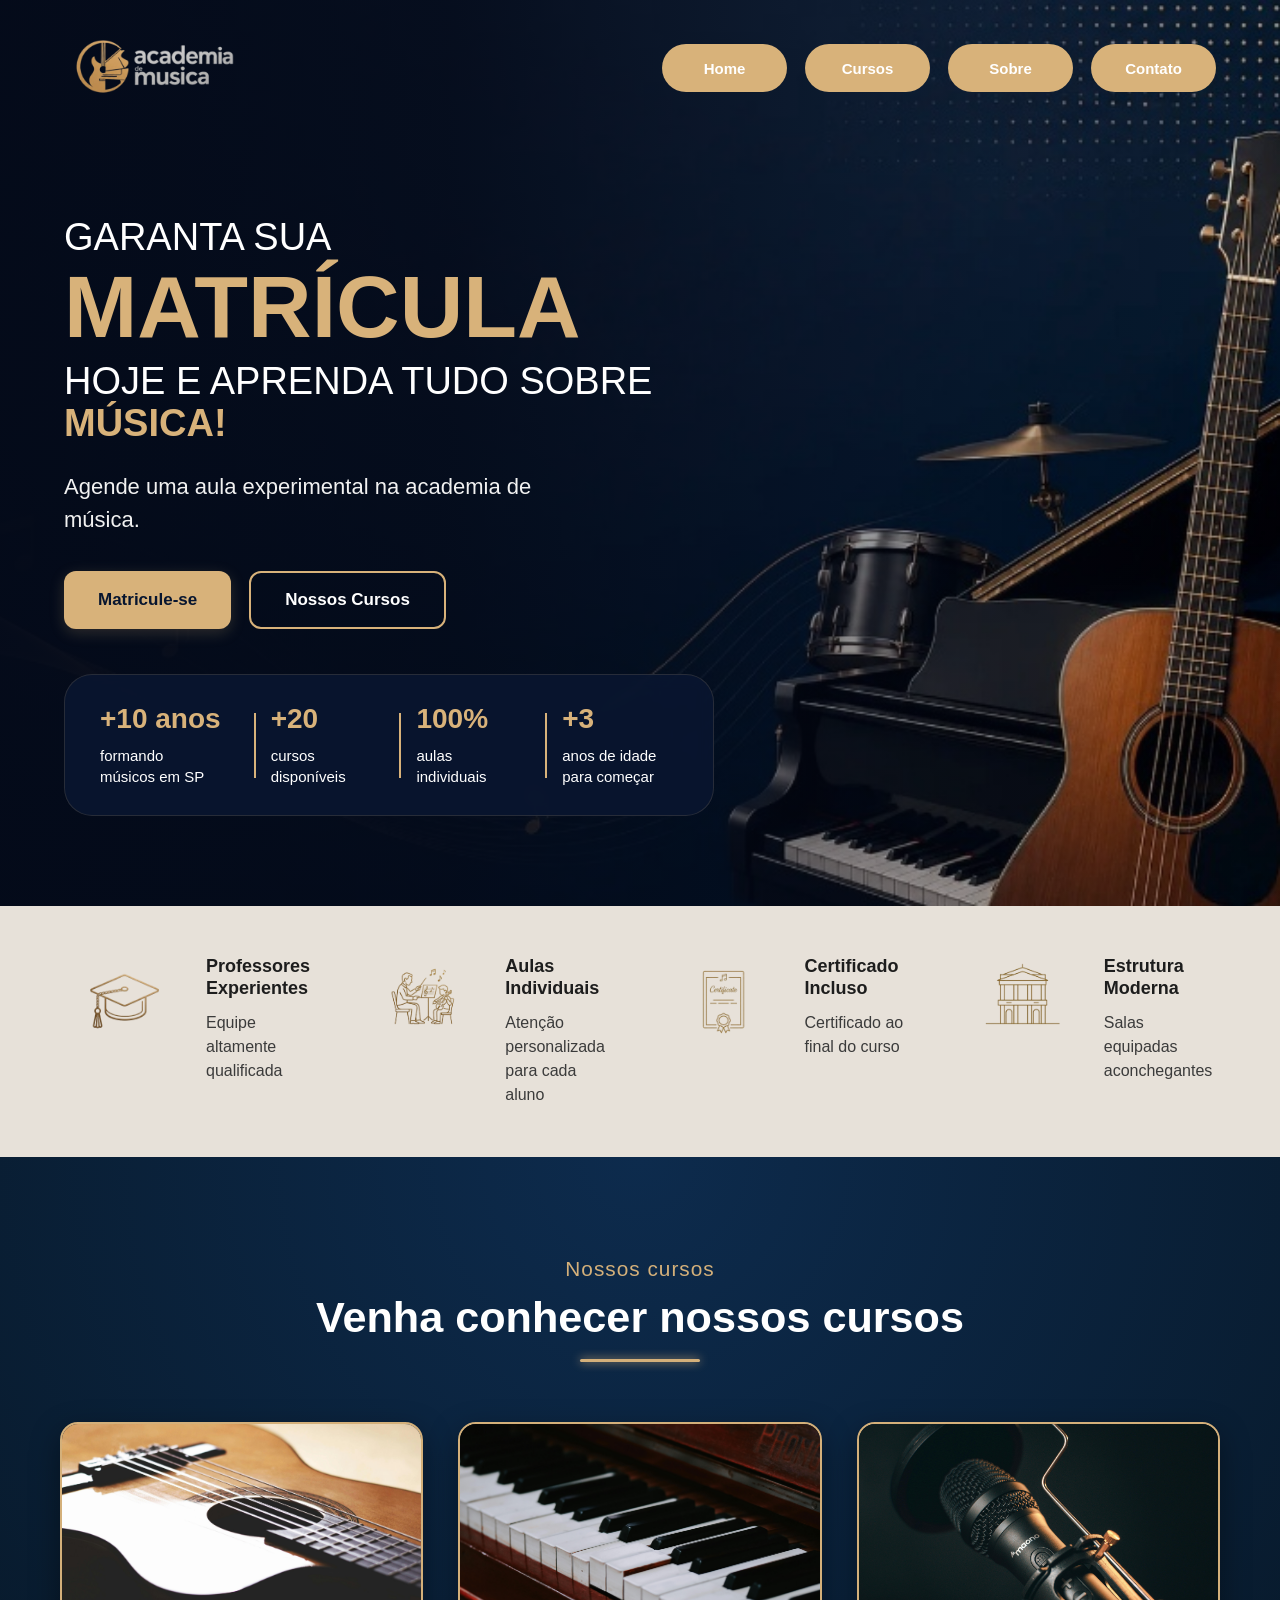
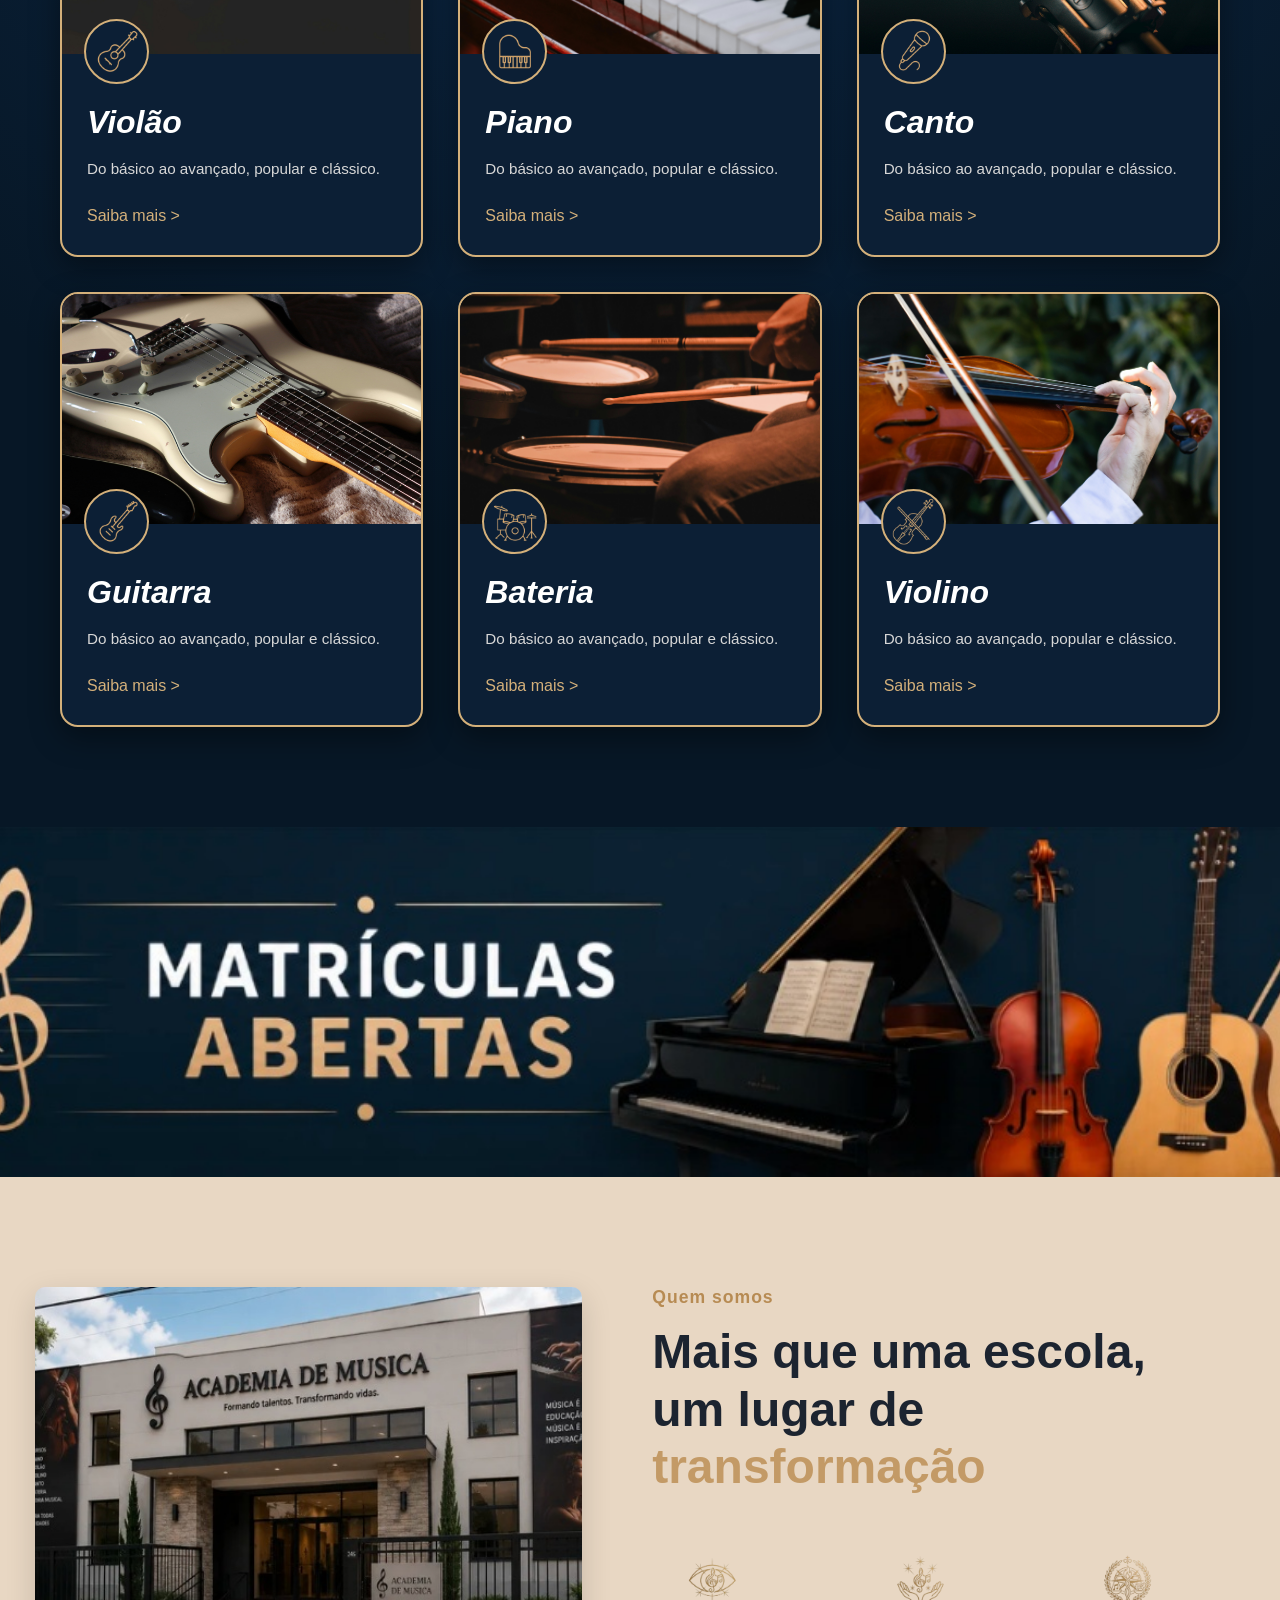
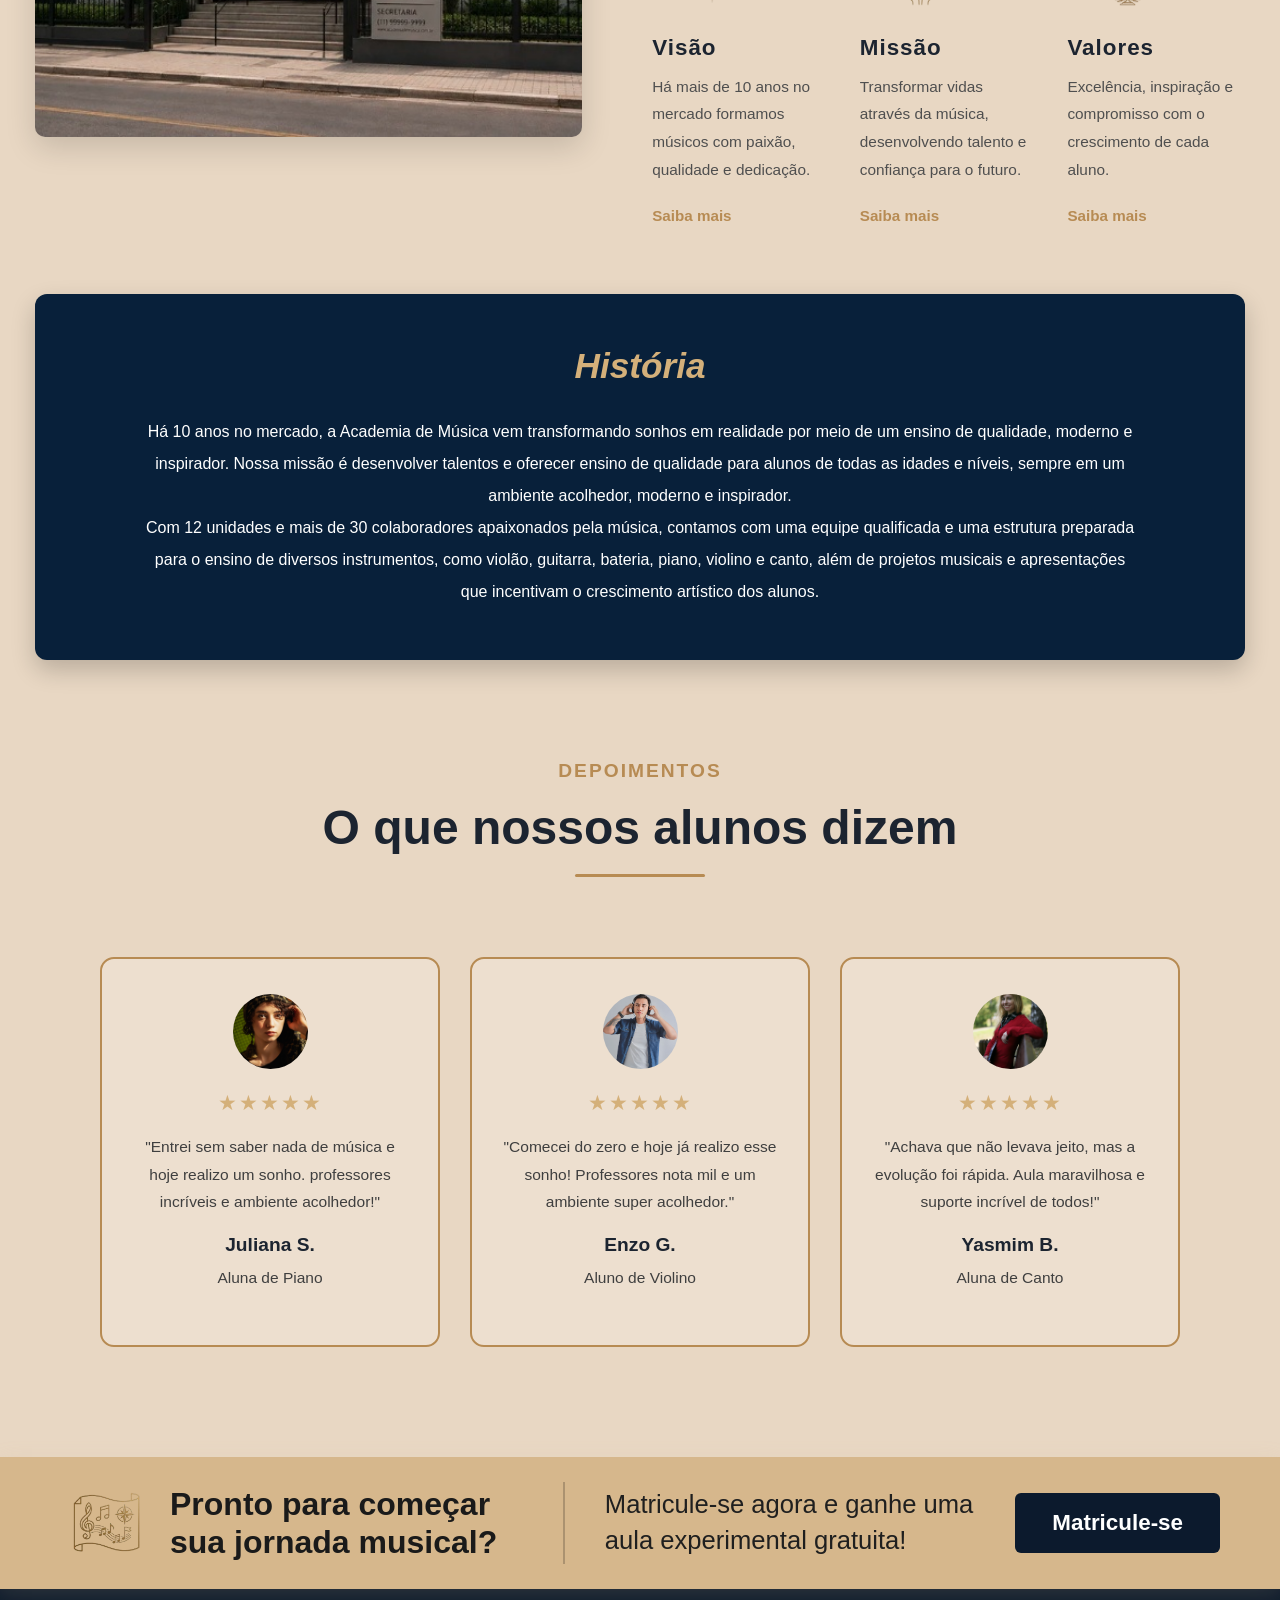
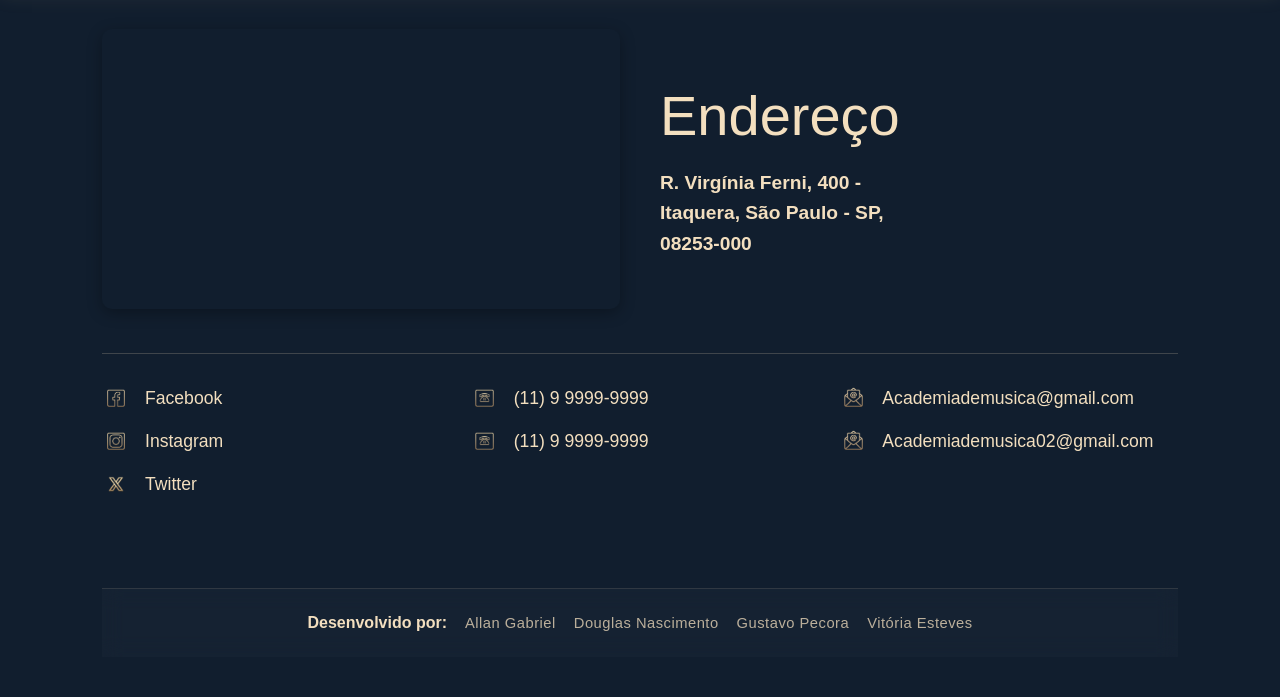
<file: index.html>
<!DOCTYPE html>
<html lang="pt-br">
<head>
    <meta charset="UTF-8">
    <meta name="viewport" content="width=device-width, initial-scale=1.0">
    <link rel="stylesheet" href="css/global.css">
    <link rel="stylesheet" href="css/style.css">

    <title>Academia de Música</title>
</head>
<body>
    
    <!-- MENU E MAIN -->

<div class="background-instrumentos">
    <header>
        <div class="container">
            <nav>

                <div class="logo">
                    <img src="img/logo.png" alt="">
                </div><!-- Fim Logo -->

                <!-- MENU HAMBURGUER -->
                <div class="menu-hamburguer" id="menuHamburguer">
                    <span></span>
                    <span></span>
                    <span></span>
                </div>

                <ul class="botao-nav" id="menu">
                    <li><a href="#main">Home</a></li>
                    <li><a href="#cursos">Cursos</a></li>
                    <li><a href="#sobre">Sobre</a></li>
                    <li><a href="#contato">Contato</a></li>
                </ul>

            </nav>
        </div><!-- Fim Container -->
    </header><!-- Fim Header -->

        <main id="main">
            <div class="container">
                <div class="main-text">
                    <h1>GARANTA SUA <span>MATRÍCULA </span>HOJE E APRENDA TUDO SOBRE <span>MÚSICA!</span></h1>
                    <p>Agende uma aula experimental na academia de música.</p>
                        
                    <div class="botao-main">
                        <a href="pages/form.html" target="_blank" class="botao-matricula">Matricule-se</a>
                        <a href="#cursos" class="botao-cursos">Nossos Cursos</a>
                    </div><!-- Fim Botões Main -->

                    <div class="estatisticas">
                        <div class="estatistica-text">
                            <h3>+10 anos</h3>
                            <p>formando músicos em SP</p>
                        </div>
                        <div class="estatistica-text">
                            <h3>+20</h3>
                            <p>cursos disponíveis</p>
                        </div>
                        <div class="estatistica-text">
                            <h3>100%</h3>
                            <p>aulas individuais</p>
                        </div>
                        <div class="estatistica-text">
                            <h3>+3</h3>
                            <p>anos de idade para começar</p>
                        </div>
                    </div><!-- Fim Estatísticas -->

                </div><!-- Fim Main Text -->
            </div><!-- Fim Container -->
        </main><!-- Fim Main -->
    </div><!-- Fim Background Instrumentos -->

    <!-- BARRA DIFERENCIAIS -->

    <section class="diferenciais">
        <div class="container">

            <div class="diferenciais-card">
                <img src="icones/icone-professor.png" alt="">
                <div class="diferenciais-text">
                    <h4>Professores Experientes</h4>
                    <p>Equipe altamente qualificada</p>
                </div><!-- Fim Diferenciais Text 1 -->
            </div><!-- Fim Diferenciais Card 1 -->

            <div class="diferenciais-card">
                <img src="icones/icone-aula-individual.png" alt="">
                <div class="diferenciais-text">
                    <h4>Aulas Individuais</h4>
                    <p>Atenção personalizada para cada aluno</p>
                </div><!-- Fim Diferenciais Text 2 -->
            </div><!-- Fim Diferenciais Card 2 -->

            <div class="diferenciais-card">
                <img src="icones/icone-certificado.png" alt="">
                <div class="diferenciais-text">
                    <h4>Certificado Incluso</h4>
                    <p>Certificado ao final do curso</p>
                </div><!-- Fim Diferenciais Text 3 -->
            </div><!-- Fim Diferenciais Card 3 -->

            <div class="diferenciais-card">
                <img src="icones/icone-estrutura.png" alt="">
                <div class="diferenciais-text">
                    <h4>Estrutura Moderna</h4>
                    <p>Salas equipadas aconchegantes</p>
                </div><!-- Fim Diferenciais Text 4 -->
            </div><!-- Fim Diferenciais Card 4 -->

        </div><!-- Fim Container -->
    </section><!-- Fim Diferenciais -->

    <!-- SESSÃO CURSOS -->

    <!-- SESSÃO CURSOS -->

    <section class="cursos" id="cursos">
        <div class="container">

            <div class="curso-text">
                <h2>Nossos cursos</h2>
                <h3>Venha conhecer nossos cursos</h3>
            </div><!-- Fim Curso-Text -->

            <div class="container-cards">

                <!-- VIOLÃO -->

                <div class="curso-card">

                    <div class="curso-img">
                        <img src="img/violão.jpg" alt="Violão">
                    </div><!-- Fim Curso-Img -->

                    <div class="curso-icon">
                        <img src="icones/icone-violão.png" alt="">
                    </div><!-- Fim Curso-Icon -->

                    <div class="curso-info">
                        <h3>Violão</h3>
                        <p>Do básico ao avançado, popular e clássico.</p>
                        <a href="pages/violao.html" target="_blank">Saiba mais ></a>
                    </div><!-- Fim Curso-Info -->

                </div><!-- Fim Curso-Card -->

                <!-- PIANO -->

                <div class="curso-card">

                    <div class="curso-img">
                        <img src="img/piano.jpg" alt="Piano">
                    </div><!-- Fim Curso-Img -->

                    <div class="curso-icon">
                        <img src="icones/icone-piano.png" alt="">
                    </div><!-- Fim Curso-Icon -->

                    <div class="curso-info">
                        <h3>Piano</h3>
                        <p>Do básico ao avançado, popular e clássico.</p>
                        <a href="pages/piano.html" target="_blank">Saiba mais ></a>
                    </div><!-- Fim Curso-Info -->

                </div><!-- Fim Curso-Card -->

                <!-- CANTO -->

                <div class="curso-card">

                    <div class="curso-img">
                        <img src="img/microfone.jpg" alt="Canto">
                    </div><!-- Fim Curso-Img -->

                    <div class="curso-icon">
                        <img src="icones/icone-canto.png" alt="">
                    </div><!-- Fim Curso-Icon -->

                    <div class="curso-info">
                        <h3>Canto</h3>
                        <p>Do básico ao avançado, popular e clássico.</p>
                        <a href="pages/canto.html" target="_blank">Saiba mais ></a>
                    </div><!-- Fim Curso-Info -->

                </div><!-- Fim Curso-Card -->

                <!-- GUITARRA -->

                <div class="curso-card">

                    <div class="curso-img">
                        <img src="img/guitarra.jpg" alt="Guitarra">
                    </div><!-- Fim Curso-Img -->

                    <div class="curso-icon">
                        <img src="icones/icone-guitarra.png" alt="">
                    </div><!-- Fim Curso-Icon -->

                    <div class="curso-info">
                        <h3>Guitarra</h3>
                        <p>Do básico ao avançado, popular e clássico.</p>
                        <a href="pages/guitarra.html" target="_blank">Saiba mais ></a>
                    </div><!-- Fim Curso-Info -->

                </div><!-- Fim Curso-Card -->

                <!-- BATERIA -->

                <div class="curso-card">

                    <div class="curso-img">
                        <img src="img/bateria.jpg" alt="Bateria">
                    </div><!-- Fim Curso-Img -->

                    <div class="curso-icon">
                        <img src="icones/icone-bateria.png" alt="">
                    </div><!-- Fim Curso-Icon -->

                    <div class="curso-info">
                        <h3>Bateria</h3>
                        <p>Do básico ao avançado, popular e clássico.</p>
                        <a href="pages/bateria.html" target="_blank">Saiba mais ></a>
                    </div><!-- Fim Curso-Info -->

                </div><!-- Fim Curso-Card -->

                <!-- VIOLINO -->

                <div class="curso-card">

                    <div class="curso-img">
                        <img src="img/violino.jpg" alt="Violino">
                    </div><!-- Fim Curso-Img -->

                    <div class="curso-icon">
                        <img src="icones/icone-violino.png" alt="">
                    </div><!-- Fim Curso-Icon -->

                    <div class="curso-info">
                        <h3>Violino</h3>
                        <p>Do básico ao avançado, popular e clássico.</p>
                        <a href="pages/violino.html" target="_blank">Saiba mais ></a>
                    </div><!-- Fim Curso-Info -->

                </div><!-- Fim Curso-Card -->

            </div><!-- Fim Container-Cards -->

        </div><!-- Fim Container -->
    </section><!-- Fim Cursos -->

    <!-- FAIXA MATRICULAS ABERTAS -->

    <section class="banner"> 
        <div class="container">
            <a href="pages/form.html" target="_blank"><img src="img/banner.jpg" alt=""></a>
        </div><!-- Fim Container -->
    </section><!-- Fim Banner -->

    <!-- SESSÃO SOBRE NÓS E DEPOIMENTOS -->

    <section class="sobre" id="sobre">
        <div class="container">
            <div class="sobre-pilares">

                <div class="sobre-img">
                    <img src="img/academia-fachada.jpg" alt="">
                </div><!-- Fim Sobre-Img -->

                <div class="sobre-text">
                    <h3>Quem somos</h3>
                    <h4>Mais que uma escola, <br>um lugar de <span>transformação</span></h4>
                    
                    <div class="sobre-card">
                        <div class="sobre-info">
                            <img src="icones/icone-visão.png" alt="">
                            <h3>Visão</h3>
                            <p>Há mais de 10 anos no mercado formamos músicos com paixão, qualidade e dedicação.</p>
                            <a href="#" class="saiba-mais">Saiba mais</a>
                        </div><!-- Fim Sobre-Info Visão -->

                        <div class="sobre-info">
                            <img src="icones/icone-missão.png" alt="">
                            <h3>Missão</h3>
                            <p>Transformar vidas através da música, desenvolvendo talento e confiança para o futuro.</p>
                            <a href="#" class="saiba-mais">Saiba mais</a>
                        </div><!-- Fim Sobre-Info Missão -->

                        <div class="sobre-info">
                            <img src="icones/icone-valores.png" alt="">
                            <h3>Valores</h3>
                            <p>Excelência, inspiração e compromisso com o crescimento de cada aluno.</p>
                            <a href="#" class="saiba-mais">Saiba mais</a>
                        </div><!-- Fim Sobre-Info Valores -->

                    </div><!-- Fim Sobre-Card -->
                </div><!-- Fim Sobre-Text -->
            </div><!-- Fim Sobre-Pilares -->

            <div class="historia">
                <h3>História</h3>
                <p>   Há 10 anos no mercado, a Academia de Música vem transformando sonhos em realidade por meio de um ensino de qualidade, moderno e inspirador. Nossa missão é desenvolver talentos e oferecer ensino de qualidade para alunos de todas as idades e níveis, sempre em um ambiente acolhedor, moderno e inspirador.<br>   Com 12 unidades e mais de 30 colaboradores apaixonados pela música, contamos com uma equipe qualificada e uma estrutura preparada para o ensino de diversos instrumentos, como violão, guitarra, bateria, piano, violino e canto, além de projetos musicais e apresentações que incentivam o crescimento artístico dos alunos.</p>
            </div>

            <div class="depoimentos">
                <h3>DEPOIMENTOS</h3>
                <h4>O que nossos alunos dizem</h4>

                <div class="depoimentos-card">

                    <div class="card-aluno">
                        <img src="img/aluno1.jpg" alt="">
                        <div class="estrelas">★★★★★</div>
                        <p>"Entrei sem saber nada de música e hoje realizo um sonho. professores incríveis e ambiente acolhedor!"</p>
                        <span>Juliana S.</span>
                        <p>Aluna de Piano</p>
                    </div><!-- Fim Card-Aluno 1 -->

                    <div class="card-aluno">
                        <img src="img/aluno2.jpg" alt="">
                        <div class="estrelas">★★★★★</div>
                        <p>"Comecei do zero e hoje já realizo esse sonho! Professores nota mil e um ambiente super acolhedor."</p>
                        <span>Enzo G.</span>
                        <p>Aluno de Violino</p>
                    </div><!-- Fim Card-Aluno 2 -->
                    
                    <div class="card-aluno">
                        <img src="img/aluno3.jpg" alt="">
                        <div class="estrelas">★★★★★</div>
                        <p>"Achava que não levava jeito, mas a evolução foi rápida. Aula maravilhosa e suporte incrível de todos!"</p>
                        <span>Yasmim B.</span>
                        <p>Aluna de Canto</p>
                    </div><!-- Fim Card-Aluno 3 -->

                </div><!-- Fim Depoimentos-Card -->
            </div><!-- Fim Depoimentos -->

        </div><!-- Fim Container -->
    </section><!-- Fim Sobre -->


    <section class="barra-matriculas">
        <div class="container">

            <div class="matricula-esquerda">
                <img src="icones/icone-matricula.png" alt="">
                <h3>Pronto para começar sua jornada musical?</h3>
            </div><!-- Fim Matricula-Esquerda -->

            <div class="matricula-direita">
                <p>Matricule-se agora e ganhe uma aula experimental gratuita!</p>
                <a href="pages/form.html" target="_blank" class="botao-preto">Matricule-se</a>
            </div><!-- Fim Matricula-Direita -->

        </div><!-- Fim Container -->
    </section><!-- Fim Barra-Matriculas -->

    <footer>
        <div class="container">
            <div class="endereco">

                <div class="endereco-mapa">    
                    <iframe src="https://www.google.com/maps/embed?pb=!1m18!1m12!1m3!1d3657.595397227444!2d-46.4388806!3d-23.547050499999997!2m3!1f0!2f0!3f0!3m2!1i1024!2i768!4f13.1!3m3!1m2!1s0x94ce6427fe3f5b23%3A0x54b863d343c81f8f!2sEscola%20T%C3%A9cnica%20Estadual%20Itaquera!5e0!3m2!1spt-BR!2sbr!4v1778788130260!5m2!1spt-BR!2sbr" width="600" height="450" style="border:0;" allowfullscreen="" loading="lazy" referrerpolicy="no-referrer-when-downgrade"></iframe>
                </div><!-- Fim Endereço Mapa -->

                <div class="endereco-text">
                    <h2>Endereço</h2>
                    <a href="https://www.google.com/maps/place/Escola+T%C3%A9cnica+Estadual+Itaquera/@-23.5470505,-46.4388806,17z/data=!3m1!4b1!4m5!3m4!1s0x94ce6427fe3f5b23:0x54b863d343c81f8f!8m2!3d-23.5470505!4d-46.4388806" target="_blank">
                        R. Virgínia Ferni, 400 -<br>Itaquera, São Paulo - SP,<br>08253-000
                    </a>
                </div><!-- Fim Endereço-Text -->

            </div><!-- Fim Endereço -->

            <div class="contato" id="contato">

                <div class="rede-social">
                    
                    <a href="https://www.facebook.com" target="_blank">
                    <img src="icones/icone-facebook.png" alt=""> Facebook</a>

                    <a href="https://www.instagram.com" target="_blank">
                    <img src="icones/icone-instagram.png" alt=""> Instagram</a>
                    
                    <a href="https://www.twitter.com" target="_blank">
                    <img src="icones/icone-twitter.png" alt=""> Twitter</a>
               
                </div><!-- Fim Rede Social -->

                <div class="telefone">
                    <a href="tel:+5511999999999"><img src="icones/icone-telefone.png" alt=""> (11) 9 9999-9999</a>
                    <a href="tel:+5511999999999"><img src="icones/icone-telefone.png" alt=""> (11) 9 9999-9999</a>
                </div><!-- Fim Telefone -->

                <div class="email">                
                    <a href="mailto:Academiademusica@gmail.com"><img src="icones/icone-email.png" alt=""> Academiademusica@gmail.com</a>
                    <a href="mailto:Academiademusica02@gmail.com"><img src="icones/icone-email.png" alt=""> Academiademusica02@gmail.com</a>
                </div><!-- Fim Email -->

            </div><!-- Fim Contato -->

            <div class="nome-devs">
                <h4>Desenvolvido por: </h4>
                <p>Allan Gabriel</p>
                <p>Douglas Nascimento</p>
                <p>Gustavo Pecora</p>
                <p>Vitória Esteves</p>
            </div><!-- Fim Nome-Devs -->

        </div><!-- Fim Container -->
    </footer><!-- Fim Footer -->

    <script src="js/script.js"></script>
</body>
</html>
</file>
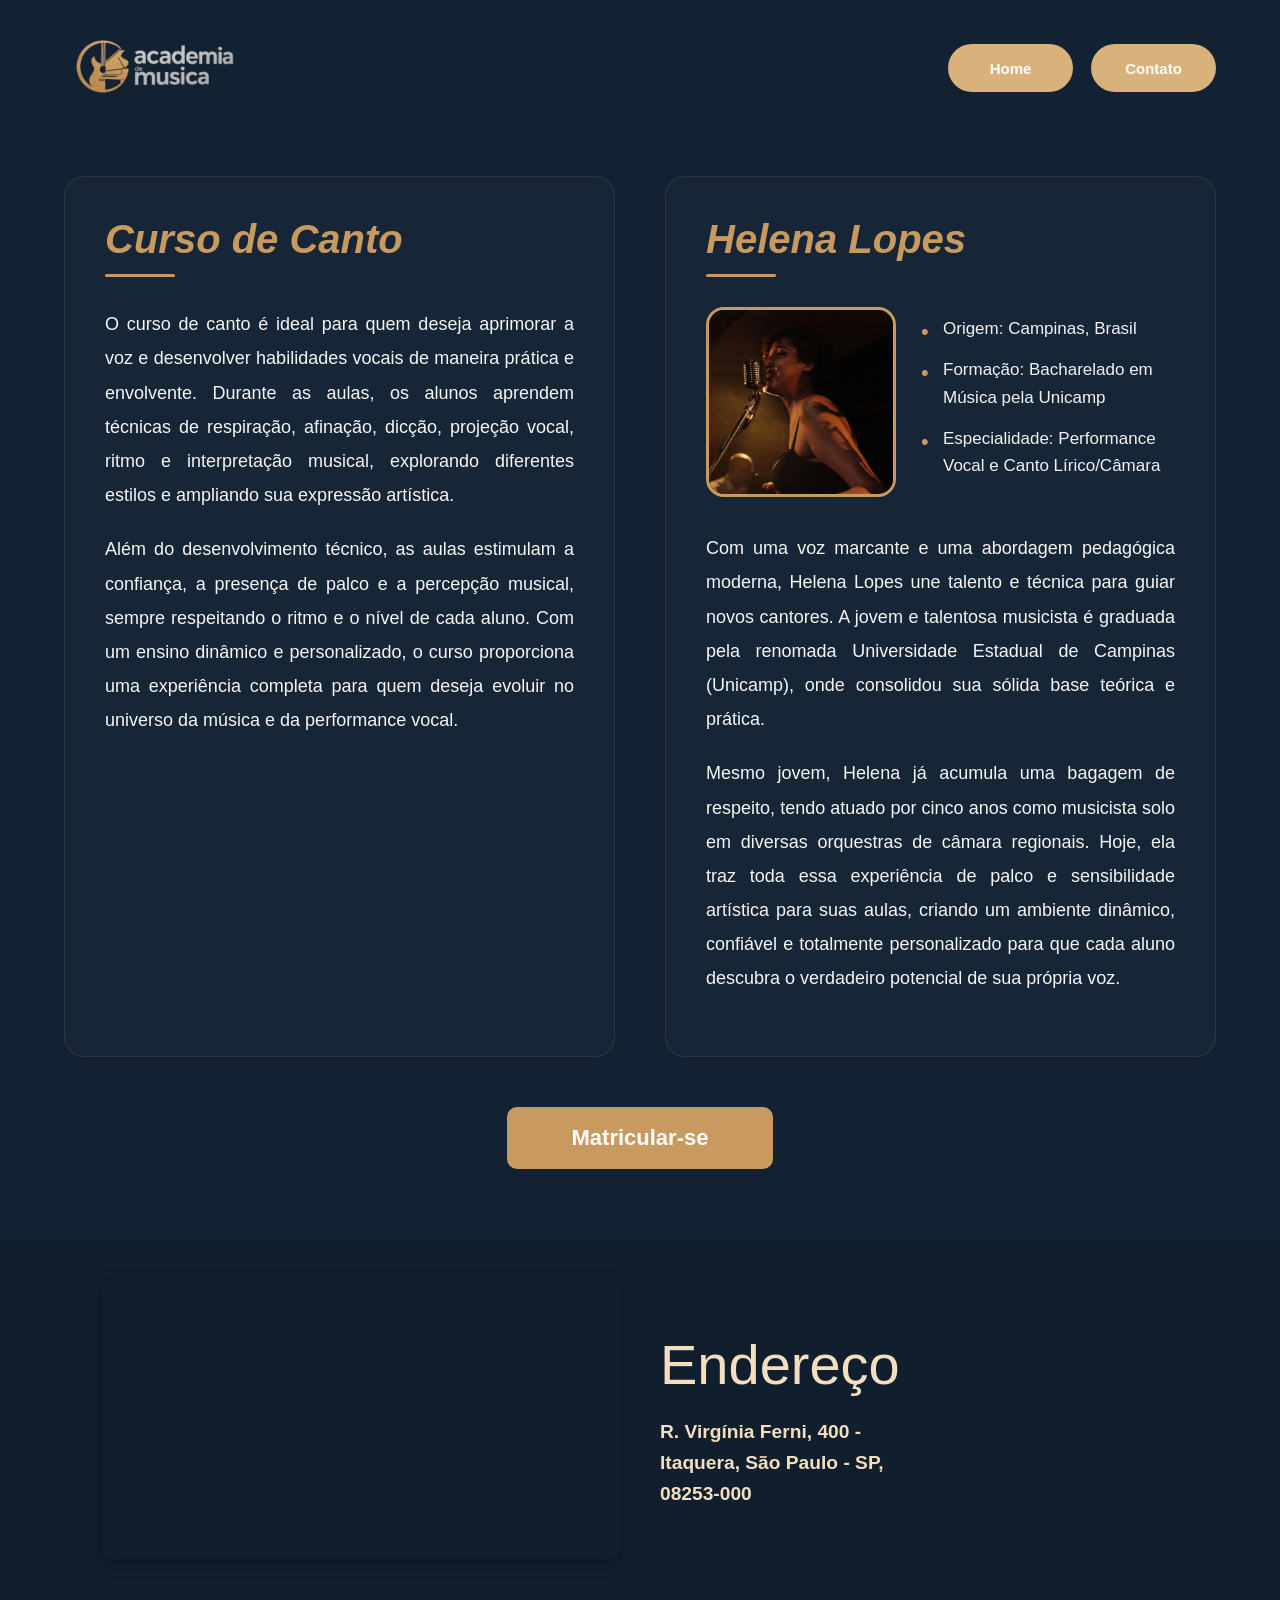
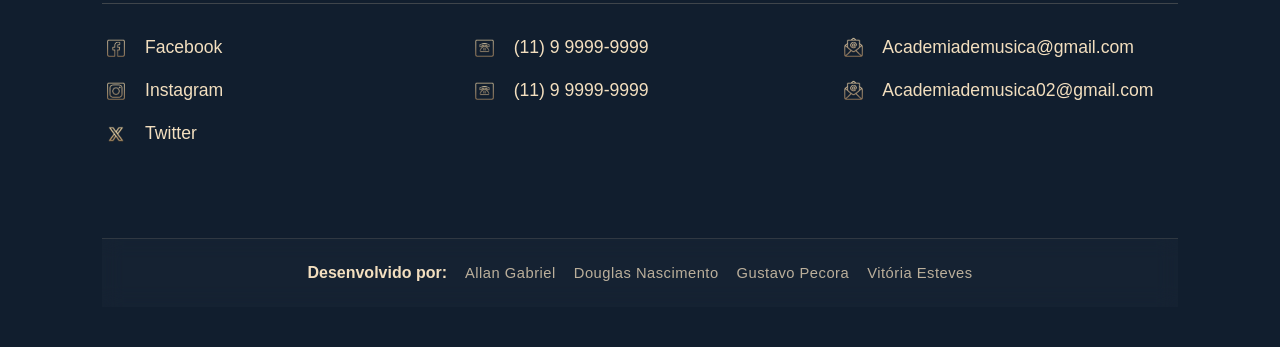
<file: pages/canto.html>
<!DOCTYPE html>
<html lang="pt-br">
<head>
    <meta charset="UTF-8">
    <meta name="viewport" content="width=device-width, initial-scale=1.0">
    <title>Curso de Canto</title>
    <link rel="stylesheet" href="../css/curso.css">
</head>
<body>
    
    <header>
        <div class="container">
            <nav>

                <div class="logo">
                    <img src="../img/logo.png" alt="">
                </div><!-- Fim Logo -->

                <!-- MENU HAMBURGUER -->
                <div class="menu-hamburguer" id="menuHamburguer">
                    <span></span>
                    <span></span>
                    <span></span>
                </div>

                <ul class="botao-nav" id="menu">
                    <li><a href="../index.html">Home</a></li>
                    <li><a href="#contato">Contato</a></li>
                </ul>

            </nav>
        </div><!-- Fim Container -->
    </header><!-- Fim Header -->

    <section class="descricao-curso">
        <div class="container">

            <div class="aula">

                <div class="nome-aula">
                    <h2>Curso de Canto</h2>
                </div><!-- Fim Nome-Aula -->

                <div class="aula-info">
                    <p>O curso de canto é ideal para quem deseja aprimorar a voz e desenvolver habilidades vocais de maneira prática e envolvente. Durante as aulas, os alunos aprendem técnicas de respiração, afinação, dicção, projeção vocal, ritmo e interpretação musical, explorando diferentes estilos e ampliando sua expressão artística.</p> 
                    <p> Além do desenvolvimento técnico, as aulas estimulam a confiança, a presença de palco e a percepção musical, sempre respeitando o ritmo e o nível de cada aluno. Com um ensino dinâmico e personalizado, o curso proporciona uma experiência completa para quem deseja evoluir no universo da música e da performance vocal.</p>
                </div><!-- Fim Aula-Info -->

            </div><!-- Fim Aula -->

            <div class="professor">

                <div class="nome-professor">
                    <h2>Helena Lopes</h2>
                </div><!-- Fim Nome-Professor -->

                <div class="professor-perfil">

                    <div class="professor-img">
                        <img src="../img/professora-canto.jpg" alt="Helena Lopes">
                    </div><!-- Fim Professor-Img -->

                    <div class="professor-dados">
                        <ul>
                            <li>Origem: Campinas, Brasil</li>
                            <li>Formação: Bacharelado em Música pela Unicamp</li>
                            <li>Especialidade: Performance Vocal e Canto Lírico/Câmara</li>
                        </ul>
                    </div><!-- Fim Professor-Dados -->

                </div><!-- Fim Professor-Perfil -->

                <div class="professor-info">
                    <p>Com uma voz marcante e uma abordagem pedagógica moderna, Helena Lopes une talento e técnica para guiar novos cantores. A jovem e talentosa musicista é graduada pela renomada Universidade Estadual de Campinas (Unicamp), onde consolidou sua sólida base teórica e prática.</p>
                    <p> Mesmo jovem, Helena já acumula uma bagagem de respeito, tendo atuado por cinco anos como musicista solo em diversas orquestras de câmara regionais. Hoje, ela traz toda essa experiência de palco e sensibilidade artística para suas aulas, criando um ambiente dinâmico, confiável e totalmente personalizado para que cada aluno descubra o verdadeiro potencial de sua própria voz.</p>
                </div><!-- Fim Professor-Info -->

            </div><!-- Fim Professor -->

        </div><!-- Fim Container -->

        <div class="container-botao">
            <a href="../pages/form.html" class="matricula">Matricular-se</a>
        </div>

    </section><!-- Fim Descrição-Curso -->

    <footer>
        <div class="container">
            <div class="endereco">

                <div class="endereco-mapa">    
                    <iframe src="https://www.google.com/maps/embed?pb=!1m18!1m12!1m3!1d3657.595397227444!2d-46.4388806!3d-23.547050499999997!2m3!1f0!2f0!3f0!3m2!1i1024!2i768!4f13.1!3m3!1m2!1s0x94ce6427fe3f5b23%3A0x54b863d343c81f8f!2sEscola%20T%C3%A9cnica%20Estadual%20Itaquera!5e0!3m2!1spt-BR!2sbr!4v1778788130260!5m2!1spt-BR!2sbr" width="600" height="450" style="border:0;" allowfullscreen="" loading="lazy" referrerpolicy="no-referrer-when-downgrade"></iframe>
                </div><!-- Fim Endereço Mapa -->

                <div class="endereco-text">
                    <h2>Endereço</h2>
                    <a href="https://www.google.com/maps/place/Escola+T%C3%A9cnica+Estadual+Itaquera/@-23.5470505,-46.4388806,17z/data=!3m1!4b1!4m5!3m4!1s0x94ce6427fe3f5b23:0x54b863d343c81f8f!8m2!3d-23.5470505!4d-46.4388806" target="_blank">
                        R. Virgínia Ferni, 400 -<br>Itaquera, São Paulo - SP,<br>08253-000
                    </a>
                </div><!-- Fim Endereço-Text -->

            </div><!-- Fim Endereço -->

            <div class="contato" id="contato">

                <div class="rede-social">
                    
                    <a href="https://www.facebook.com" target="_blank">
                    <img src="../icones/icone-facebook.png" alt=""> Facebook</a>

                    <a href="https://www.instagram.com" target="_blank">
                    <img src="../icones/icone-instagram.png" alt=""> Instagram</a>
                    
                    <a href="https://www.twitter.com" target="_blank">
                    <img src="../icones/icone-twitter.png" alt=""> Twitter</a>
               
                </div><!-- Fim Rede Social -->

                <div class="telefone">
                    <a href="tel:+5511999999999"><img src="../icones/icone-telefone.png" alt=""> (11) 9 9999-9999</a>
                    <a href="tel:+5511999999999"><img src="../icones/icone-telefone.png" alt=""> (11) 9 9999-9999</a>
                </div><!-- Fim Telefone -->

                <div class="email">                
                    <a href="mailto:Academiademusica@gmail.com"><img src="../icones/icone-email.png" alt=""> Academiademusica@gmail.com</a>
                    <a href="mailto:Academiademusica02@gmail.com"><img src="../icones/icone-email.png" alt=""> Academiademusica02@gmail.com</a>
                </div><!-- Fim Email -->

            </div><!-- Fim Contato -->

            <div class="nome-devs">
                <h4>Desenvolvido por: </h4>
                <p>Allan Gabriel</p>
                <p>Douglas Nascimento</p>
                <p>Gustavo Pecora</p>
                <p>Vitória Esteves</p>
            </div><!-- Fim Nome-Devs -->

        </div><!-- Fim Container -->
    </footer><!-- Fim Footer -->
    
    <script src="../js/script.js"></script>
</body>
</html>
</file>
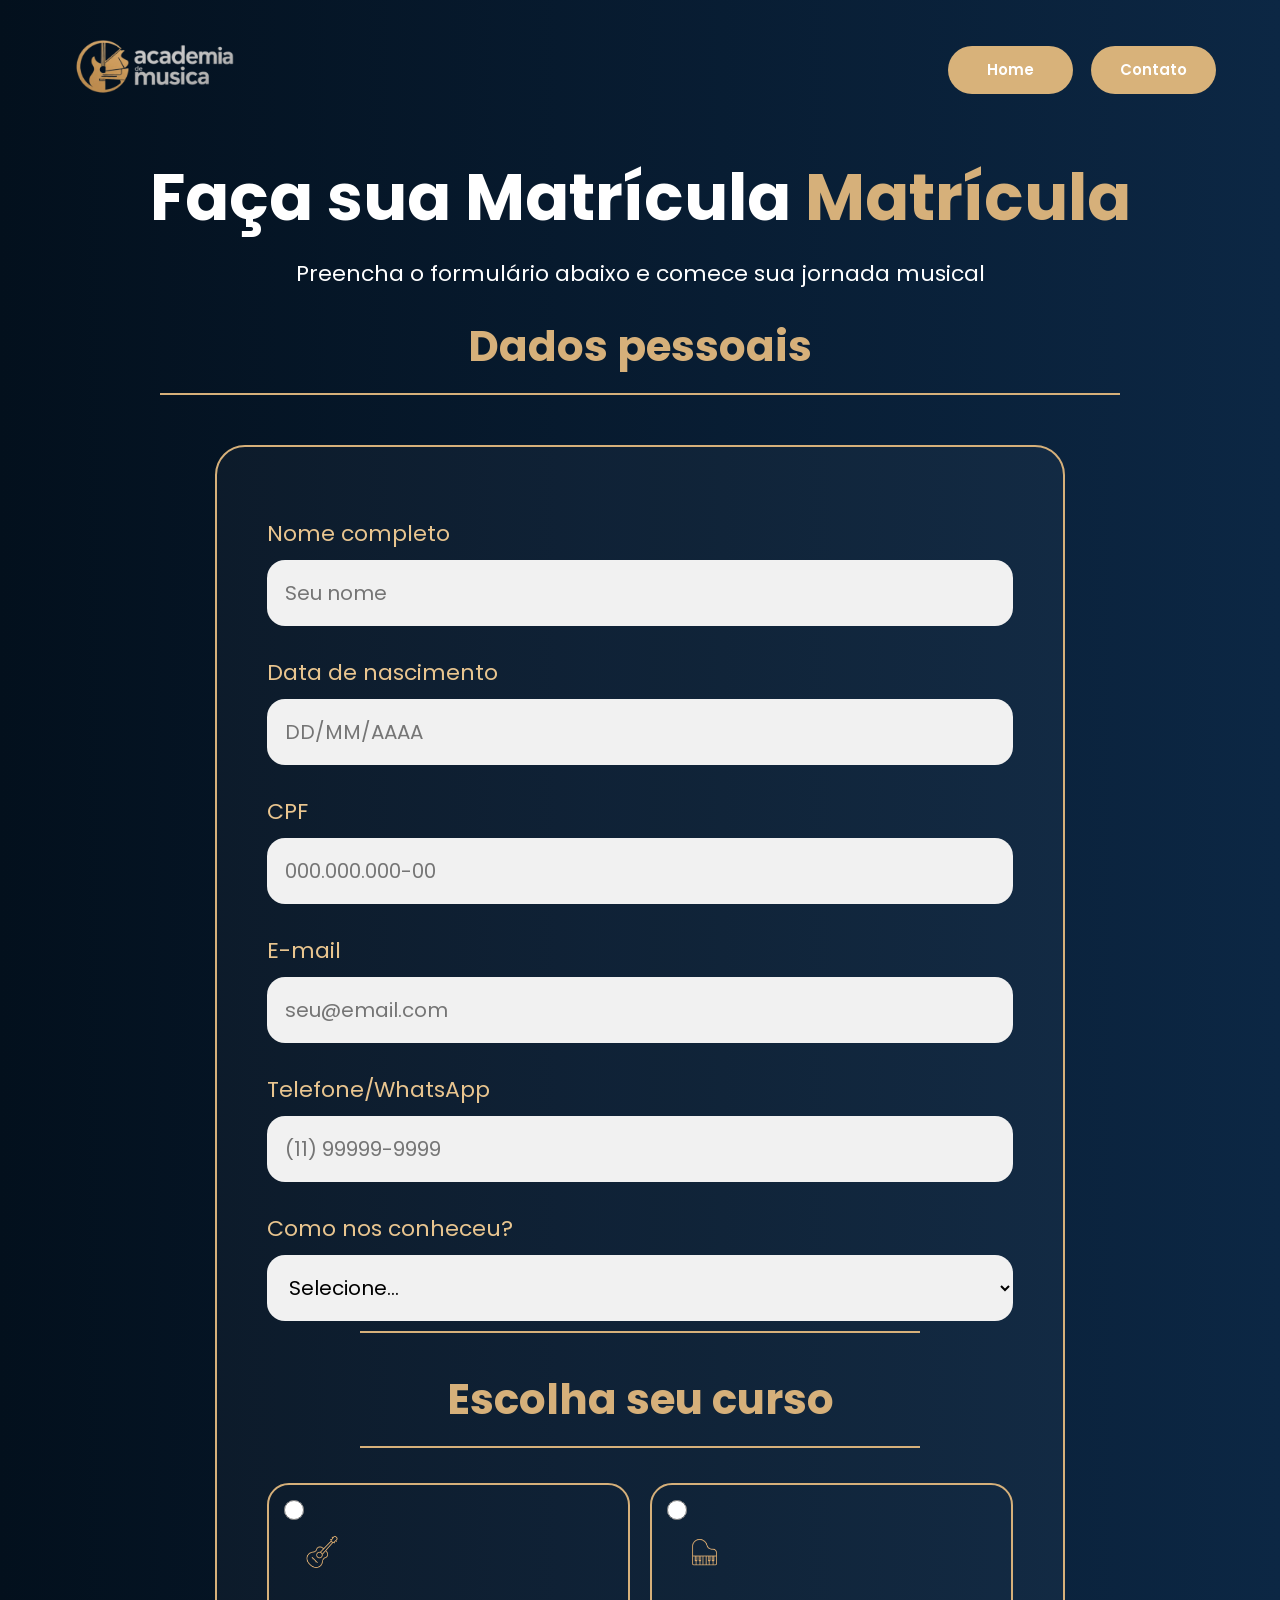
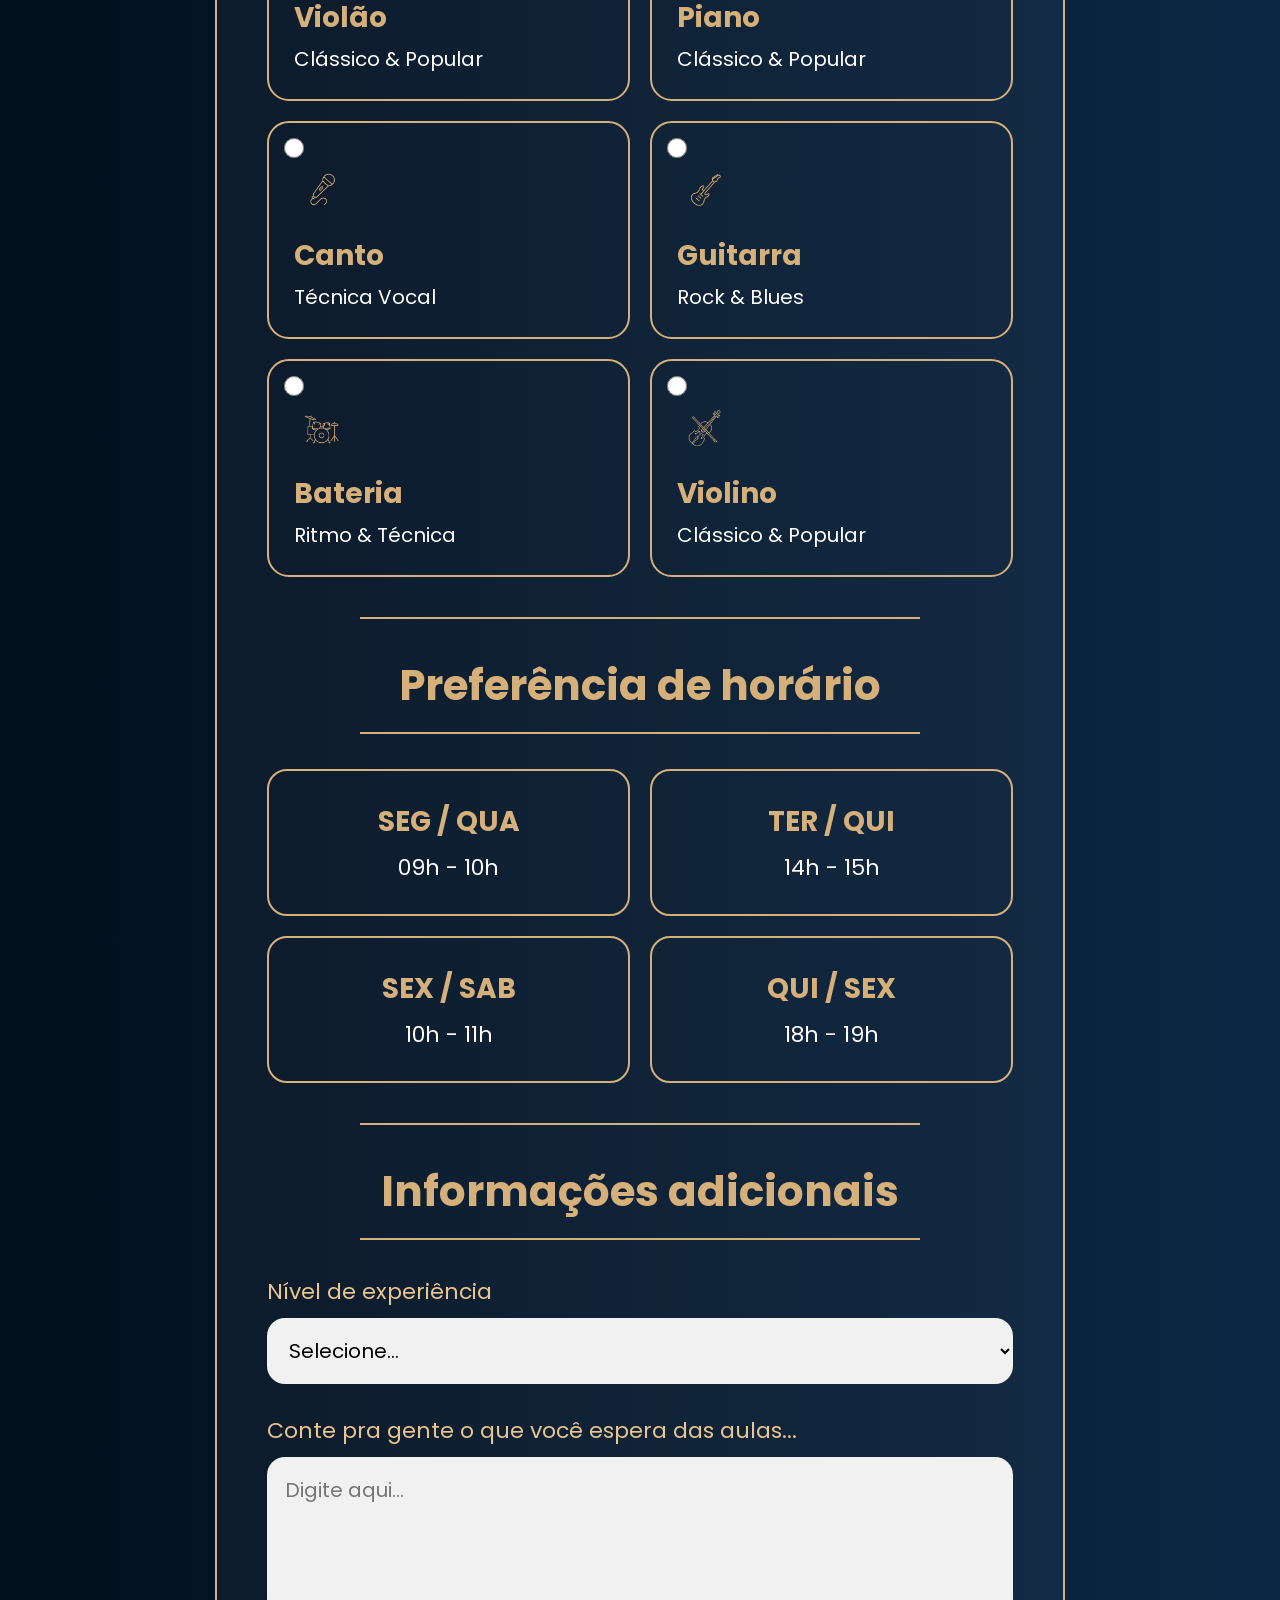
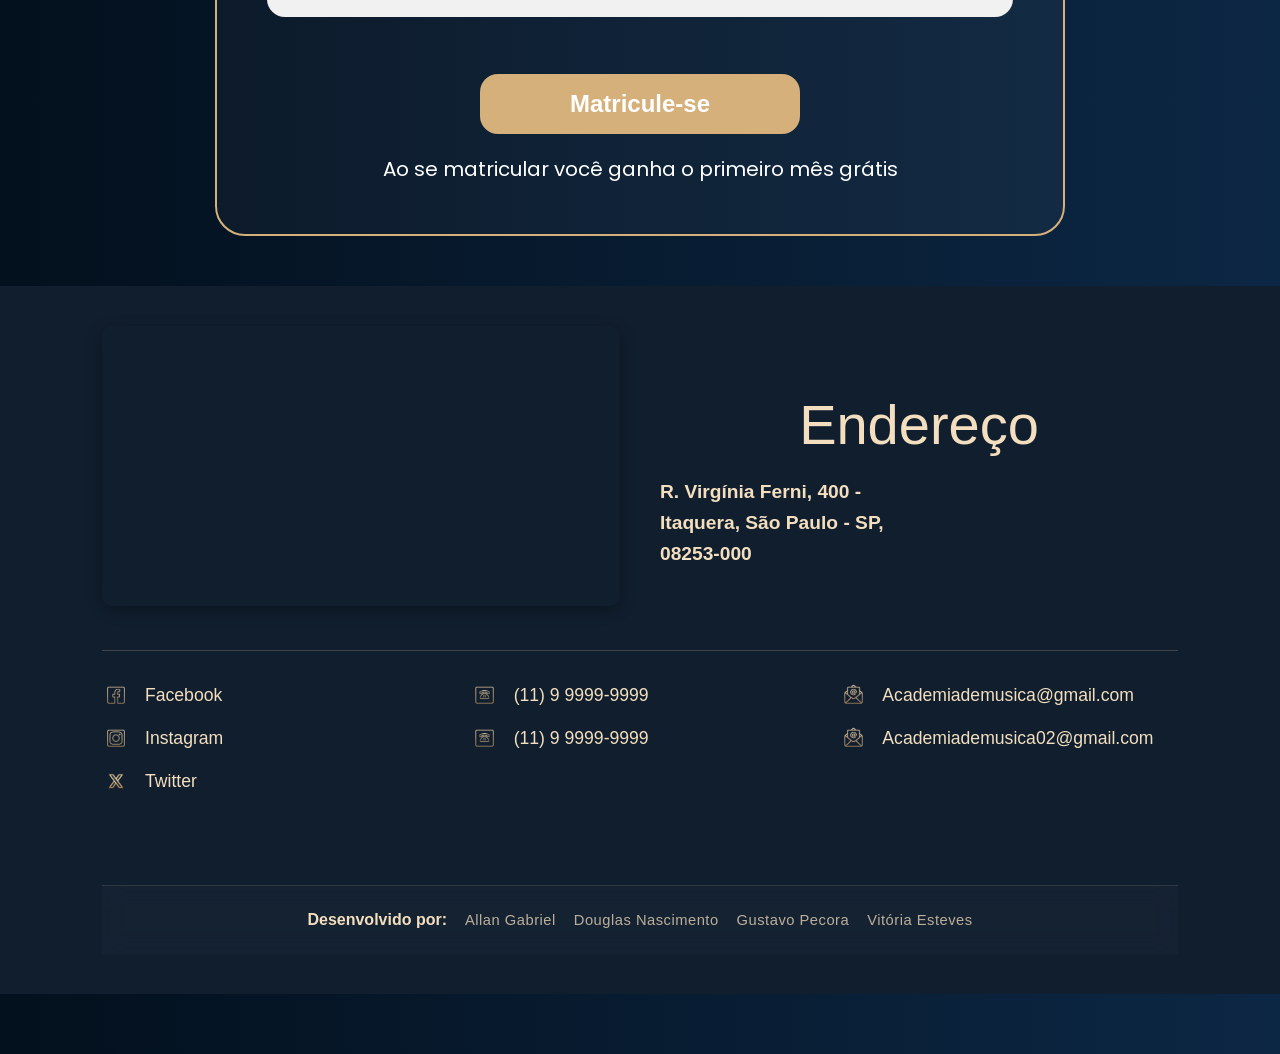
<file: pages/form.html>
<!DOCTYPE html>
<html lang="pt-BR">

<head>
    <meta charset="UTF-8">
    <meta name="viewport" content="width=device-width, initial-scale=1.0">
    <title>formulário - Academia de Música</title>
    <link rel="stylesheet" href="../css/forms.css">
</head>

<body>

    <!-- CABECALHO -->
    <header>
        <div class="container">
            <nav>

                <div class="logo">
                    <img src="../img/logo.png" alt="">
                </div><!-- Fim Logo -->

                <!-- MENU HAMBURGUER -->
                <div class="menu-hamburguer" id="menuHamburguer">
                    <span></span>
                    <span></span>
                    <span></span>
                </div>

                <ul class="botao-nav" id="menu">
                    <li><a href="../index.html">Home</a></li>
                    <li><a href="#contato">Contato</a></li>
                </ul>

            </nav>
        </div><!-- Fim Container -->
    </header><!-- Fim Header -->

    <!-- TÍTULO -->
    <section>

        <h1> Faça sua <span>Matrícula</span> </h1>
        <p> Preencha o formulário abaixo e comece sua jornada musical </p>

    </section>

    <!-- FORMULÁRIO -->
    <section>

        <h2> Dados pessoais </h2>
        <hr>

        <form>
            <!-- NOME -->
            <label for="nome"> Nome completo </label>
            <input type="txtnome" id="nome" placeholder="Seu nome">
            <br>

            <!-- DATA -->
            <label for="data"> Data de nascimento </label>
            <input type="txtdata" id="data" placeholder="DD/MM/AAAA">
            <br>

            <!-- CPF -->
            <label for="cpf"> CPF </label>
            <input type="txtcpf" id="cpf" placeholder="000.000.000-00">
            <br>

            <!-- EMAIL -->
            <label for="email"> E-mail </label>
            <input type="txtemail" id="email" placeholder="seu@email.com">
            <br>

            <!-- TELEFONE -->
            <label for="telefone"> Telefone/WhatsApp </label>
            <input type="txttelefone" id="telefone" placeholder="(11) 99999-9999">
            <br>

            <!-- COMO CONHECEU -->
            <label for="txtconheceu"> Como nos conheceu? </label>

            <select id="conheceu">
                <option>Selecione...</option>
                <option>Instagram</option>
                <option>Facebook</option>
                <option>Google</option>
                <option>Indicação</option>
                <option>Outros...</option>
            </select>

            <!-- CURSOS -->
            <hr>
            <h2> Escolha seu curso </h2>
            <hr>

            <div>
                <div>
                    <input type="radio" name="curso">
                    <img src="../icones/icone-violão.png" alt="">

                    <h3>Violão</h3>
                    <p> Clássico & Popular </p>
                </div>

                <div>
                    <input type="radio" name="curso">
                    <img src="../icones/icone-piano.png" alt="">

                    <h3>Piano</h3>
                    <p> Clássico & Popular </p>
                </div>

                <div>
                    <input type="radio" name="curso">
                    <img src="../icones/icone-canto.png" alt="">

                    <h3>Canto</h3>
                    <p> Técnica Vocal </p>
                </div>

                <div>
                    <input type="radio" name="curso">
                    <img src="../icones/icone-guitarra.png" alt="">

                    <h3>Guitarra</h3>
                    <p> Rock & Blues </p>
                </div>

                <div>
                    <input type="radio" name="curso">
                    <img src="../icones/icone-bateria.png" alt="">

                    <h3>Bateria</h3>
                    <p> Ritmo & Técnica </p>
                </div>

                <div>
                    <input type="radio" name="curso">
                    <img src="../icones/icone-violino.png" alt="">

                    <h3>Violino</h3>
                    <p> Clássico & Popular </p>
                </div>
            </div>

            <!-- HORÁRIOS -->
            <hr>
            <h2> Preferência de horário </h2>
            <hr>

            <div>
                <div>
                    <h3>SEG / QUA</h3>
                    <p>09h - 10h</p>
                </div>

                <div>
                    <h3>TER / QUI</h3>
                    <p>14h - 15h</p>
                </div>

                <div>
                    <h3>SEX / SAB</h3>
                    <p>10h - 11h</p>
                </div>

                <div>
                    <h3>QUI / SEX</h3>
                    <p>18h - 19h</p>
                </div>
            </div>

            <!-- EXPERIÊNCIA -->
            <hr>
            <h2> Informações adicionais </h2>
            <hr>

            <label for="nivel"> Nível de experiência </label>

            <select id="nivel"> 
                <option>Selecione...</option>
                <option> Sem experiência - Iniciante </option>
                <option> Intermediário </option>
                <option> Avançado </option>
            </select>

            <label for="mensagem"> Conte pra gente o que você espera das aulas... </label>
            <textarea id="mensagem" placeholder="Digite aqui..." ></textarea>
            <button type="submit"> Matricule-se </button>

            <p> Ao se matricular você ganha o primeiro mês grátis </p>

        </form>
    </section>

    <footer>
        <div class="container">
            <div class="endereco">

                <div class="endereco-mapa">    
                    <iframe src="https://www.google.com/maps/embed?pb=!1m18!1m12!1m3!1d3657.595397227444!2d-46.4388806!3d-23.547050499999997!2m3!1f0!2f0!3f0!3m2!1i1024!2i768!4f13.1!3m3!1m2!1s0x94ce6427fe3f5b23%3A0x54b863d343c81f8f!2sEscola%20T%C3%A9cnica%20Estadual%20Itaquera!5e0!3m2!1spt-BR!2sbr!4v1778788130260!5m2!1spt-BR!2sbr" width="600" height="450" style="border:0;" allowfullscreen="" loading="lazy" referrerpolicy="no-referrer-when-downgrade"></iframe>
                </div><!-- Fim Endereço Mapa -->

                <div class="endereco-text">
                    <h2>Endereço</h2>
                    <a href="https://www.google.com/maps/place/Escola+T%C3%A9cnica+Estadual+Itaquera/@-23.5470505,-46.4388806,17z/data=!3m1!4b1!4m5!3m4!1s0x94ce6427fe3f5b23:0x54b863d343c81f8f!8m2!3d-23.5470505!4d-46.4388806" target="_blank">
                        R. Virgínia Ferni, 400 -<br>Itaquera, São Paulo - SP,<br>08253-000
                    </a>
                </div><!-- Fim Endereço-Text -->

            </div><!-- Fim Endereço -->

            <div class="contato" id="contato">

                <div class="rede-social">
                    
                    <a href="https://www.facebook.com" target="_blank">
                    <img src="../icones/icone-facebook.png" alt=""> Facebook</a>

                    <a href="https://www.instagram.com" target="_blank">
                    <img src="../icones/icone-instagram.png" alt=""> Instagram</a>
                    
                    <a href="https://www.twitter.com" target="_blank">
                    <img src="../icones/icone-twitter.png" alt=""> Twitter</a>
               
                </div><!-- Fim Rede Social -->

                <div class="telefone">
                    <a href="tel:+5511999999999"><img src="../icones/icone-telefone.png" alt=""> (11) 9 9999-9999</a>
                    <a href="tel:+5511999999999"><img src="../icones/icone-telefone.png" alt=""> (11) 9 9999-9999</a>
                </div><!-- Fim Telefone -->

                <div class="email">                
                    <a href="mailto:Academiademusica@gmail.com"><img src="../icones/icone-email.png" alt=""> Academiademusica@gmail.com</a>
                    <a href="mailto:Academiademusica02@gmail.com"><img src="../icones/icone-email.png" alt=""> Academiademusica02@gmail.com</a>
                </div><!-- Fim Email -->

            </div><!-- Fim Contato -->

            <div class="nome-devs">
                <h4>Desenvolvido por: </h4>
                <p>Allan Gabriel</p>
                <p>Douglas Nascimento</p>
                <p>Gustavo Pecora</p>
                <p>Vitória Esteves</p>
            </div><!-- Fim Nome-Devs -->

        </div><!-- Fim Container -->
    </footer><!-- Fim Footer -->

    <script src="../js/script.js"></script>
</body>
</html>
</file>
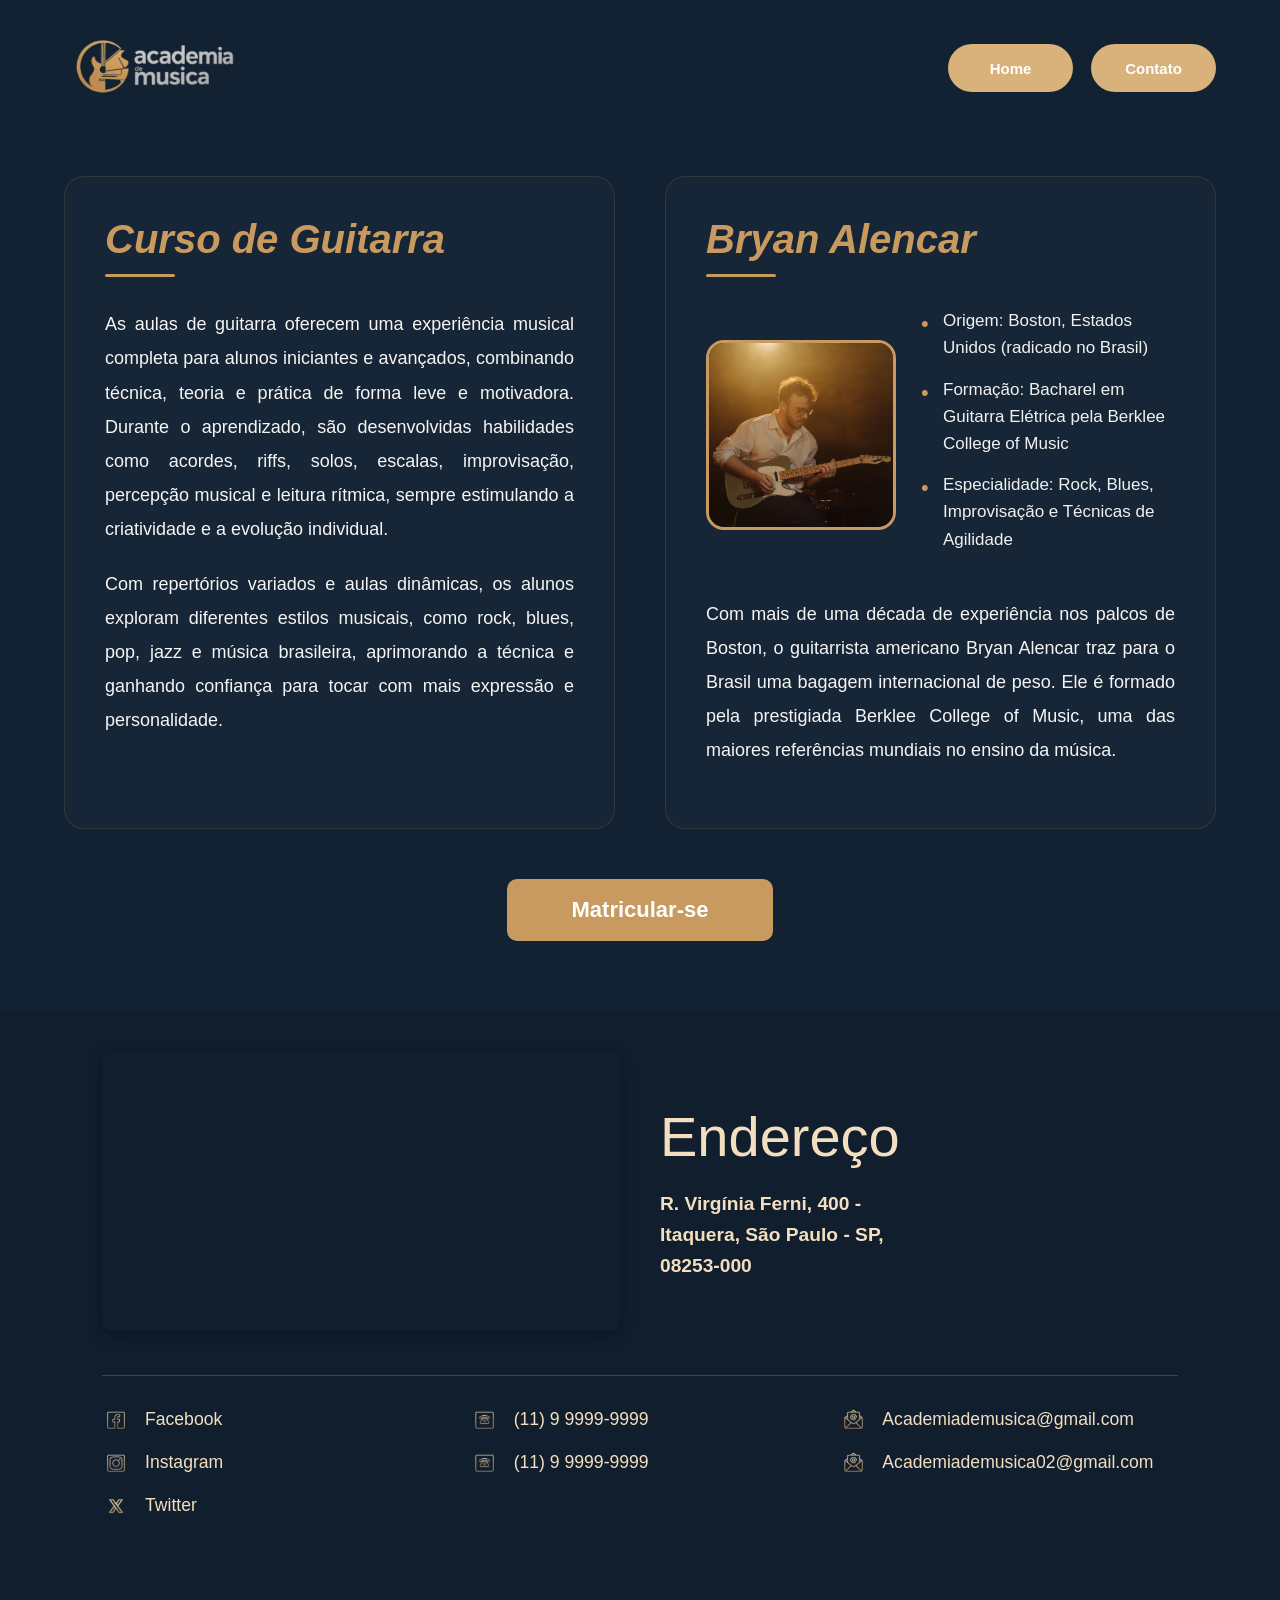
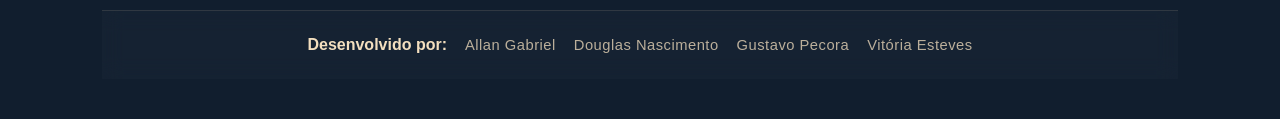
<file: pages/guitarra.html>
<!DOCTYPE html>
<html lang="pt-br">
<head>
    <meta charset="UTF-8">
    <meta name="viewport" content="width=device-width, initial-scale=1.0">
    <title>Curso de Guitarra</title>
    <link rel="stylesheet" href="../css/curso.css">
</head>
<body>
    
    <header>
        <div class="container">
            <nav>

                <div class="logo">
                    <img src="../img/logo.png" alt="">
                </div><!-- Fim Logo -->

                <!-- MENU HAMBURGUER -->
                <div class="menu-hamburguer" id="menuHamburguer">
                    <span></span>
                    <span></span>
                    <span></span>
                </div>

                <ul class="botao-nav" id="menu">
                    <li><a href="../index.html">Home</a></li>
                    <li><a href="#contato">Contato</a></li>
                </ul>

            </nav>
        </div><!-- Fim Container -->
    </header><!-- Fim Header -->

    <section class="descricao-curso">
        <div class="container">

            <div class="aula">

                <div class="nome-aula">
                    <h2>Curso de Guitarra</h2>
                </div><!-- Fim Nome-Aula -->

                <div class="aula-info">
                    <p>As aulas de guitarra oferecem uma experiência musical completa para alunos iniciantes e avançados, combinando técnica, teoria e prática de forma leve e motivadora. Durante o aprendizado, são desenvolvidas habilidades como acordes, riffs, solos, escalas, improvisação, percepção musical e leitura rítmica, sempre estimulando a criatividade e a evolução individual. </p>
                    <p> Com repertórios variados e aulas dinâmicas, os alunos exploram diferentes estilos musicais, como rock, blues, pop, jazz e música brasileira, aprimorando a técnica e ganhando confiança para tocar com mais expressão e personalidade. </p>
                </div><!-- Fim Aula-Info -->

            </div><!-- Fim Aula -->

            <div class="professor">

                <div class="nome-professor">
                    <h2>Bryan Alencar</h2>
                </div><!-- Fim Nome-Professor -->

                <div class="professor-perfil">

                    <div class="professor-img">
                        <img src="../img/professor guitarra.jpg" alt="Bryan Alencar">
                    </div><!-- Fim Professor-Img -->

                    <div class="professor-dados">
                        <ul>
                            <li>Origem: Boston, Estados Unidos (radicado no Brasil)</li>
                            <li>Formação: Bacharel em Guitarra Elétrica pela Berklee College of Music</li>
                            <li>Especialidade: Rock, Blues, Improvisação e Técnicas de Agilidade</li>
                        </ul>
                    </div><!-- Fim Professor-Dados -->

                </div><!-- Fim Professor-Perfil -->

                <div class="professor-info">  
                    <p>Com mais de uma década de experiência nos palcos de Boston, o guitarrista americano Bryan Alencar traz para o Brasil uma bagagem internacional de peso. Ele é formado pela prestigiada Berklee College of Music, uma das maiores referências mundiais no ensino da música.</p>
                </div><!-- Fim Professor-Info -->

            </div><!-- Fim Professor -->

        </div><!-- Fim Container -->

        <div class="container-botao">
            <a href="../pages/form.html" class="matricula">Matricular-se</a>
        </div><!-- Fim Container-Botao -->

    </section><!-- Fim Descrição-Curso -->

    <footer>
        <div class="container">
            <div class="endereco">

                <div class="endereco-mapa">    
                    <iframe src="https://www.google.com/maps/embed?pb=!1m18!1m12!1m3!1d3657.595397227444!2d-46.4388806!3d-23.547050499999997!2m3!1f0!2f0!3f0!3m2!1i1024!2i768!4f13.1!3m3!1m2!1s0x94ce6427fe3f5b23%3A0x54b863d343c81f8f!2sEscola%20T%C3%A9cnica%20Estadual%20Itaquera!5e0!3m2!1spt-BR!2sbr!4v1778788130260!5m2!1spt-BR!2sbr" width="600" height="450" style="border:0;" allowfullscreen="" loading="lazy" referrerpolicy="no-referrer-when-downgrade"></iframe>
                </div><!-- Fim Endereço Mapa -->

                <div class="endereco-text">
                    <h2>Endereço</h2>
                    <a href="https://www.google.com/maps/place/Escola+T%C3%A9cnica+Estadual+Itaquera/@-23.5470505,-46.4388806,17z/data=!3m1!4b1!4m5!3m4!1s0x94ce6427fe3f5b23:0x54b863d343c81f8f!8m2!3d-23.5470505!4d-46.4388806" target="_blank">
                        R. Virgínia Ferni, 400 -<br>Itaquera, São Paulo - SP,<br>08253-000
                    </a>
                </div><!-- Fim Endereço-Text -->

            </div><!-- Fim Endereço -->

            <div class="contato" id="contato">

                <div class="rede-social">
                    
                    <a href="https://www.facebook.com" target="_blank">
                    <img src="../icones/icone-facebook.png" alt=""> Facebook</a>

                    <a href="https://www.instagram.com" target="_blank">
                    <img src="../icones/icone-instagram.png" alt=""> Instagram</a>
                    
                    <a href="https://www.twitter.com" target="_blank">
                    <img src="../icones/icone-twitter.png" alt=""> Twitter</a>
               
                </div><!-- Fim Rede Social -->

                <div class="telefone">
                    <a href="tel:+5511999999999"><img src="../icones/icone-telefone.png" alt=""> (11) 9 9999-9999</a>
                    <a href="tel:+5511999999999"><img src="../icones/icone-telefone.png" alt=""> (11) 9 9999-9999</a>
                </div><!-- Fim Telefone -->

                <div class="email">                
                    <a href="mailto:Academiademusica@gmail.com"><img src="../icones/icone-email.png" alt=""> Academiademusica@gmail.com</a>
                    <a href="mailto:Academiademusica02@gmail.com"><img src="../icones/icone-email.png" alt=""> Academiademusica02@gmail.com</a>
                </div><!-- Fim Email -->

            </div><!-- Fim Contato -->

            <div class="nome-devs">
                <h4>Desenvolvido por: </h4>
                <p>Allan Gabriel</p>
                <p>Douglas Nascimento</p>
                <p>Gustavo Pecora</p>
                <p>Vitória Esteves</p>
            </div><!-- Fim Nome-Devs -->

        </div><!-- Fim Container -->
    </footer><!-- Fim Footer -->

    <script src="../js/script.js"></script>
</body>
</html>
</file>
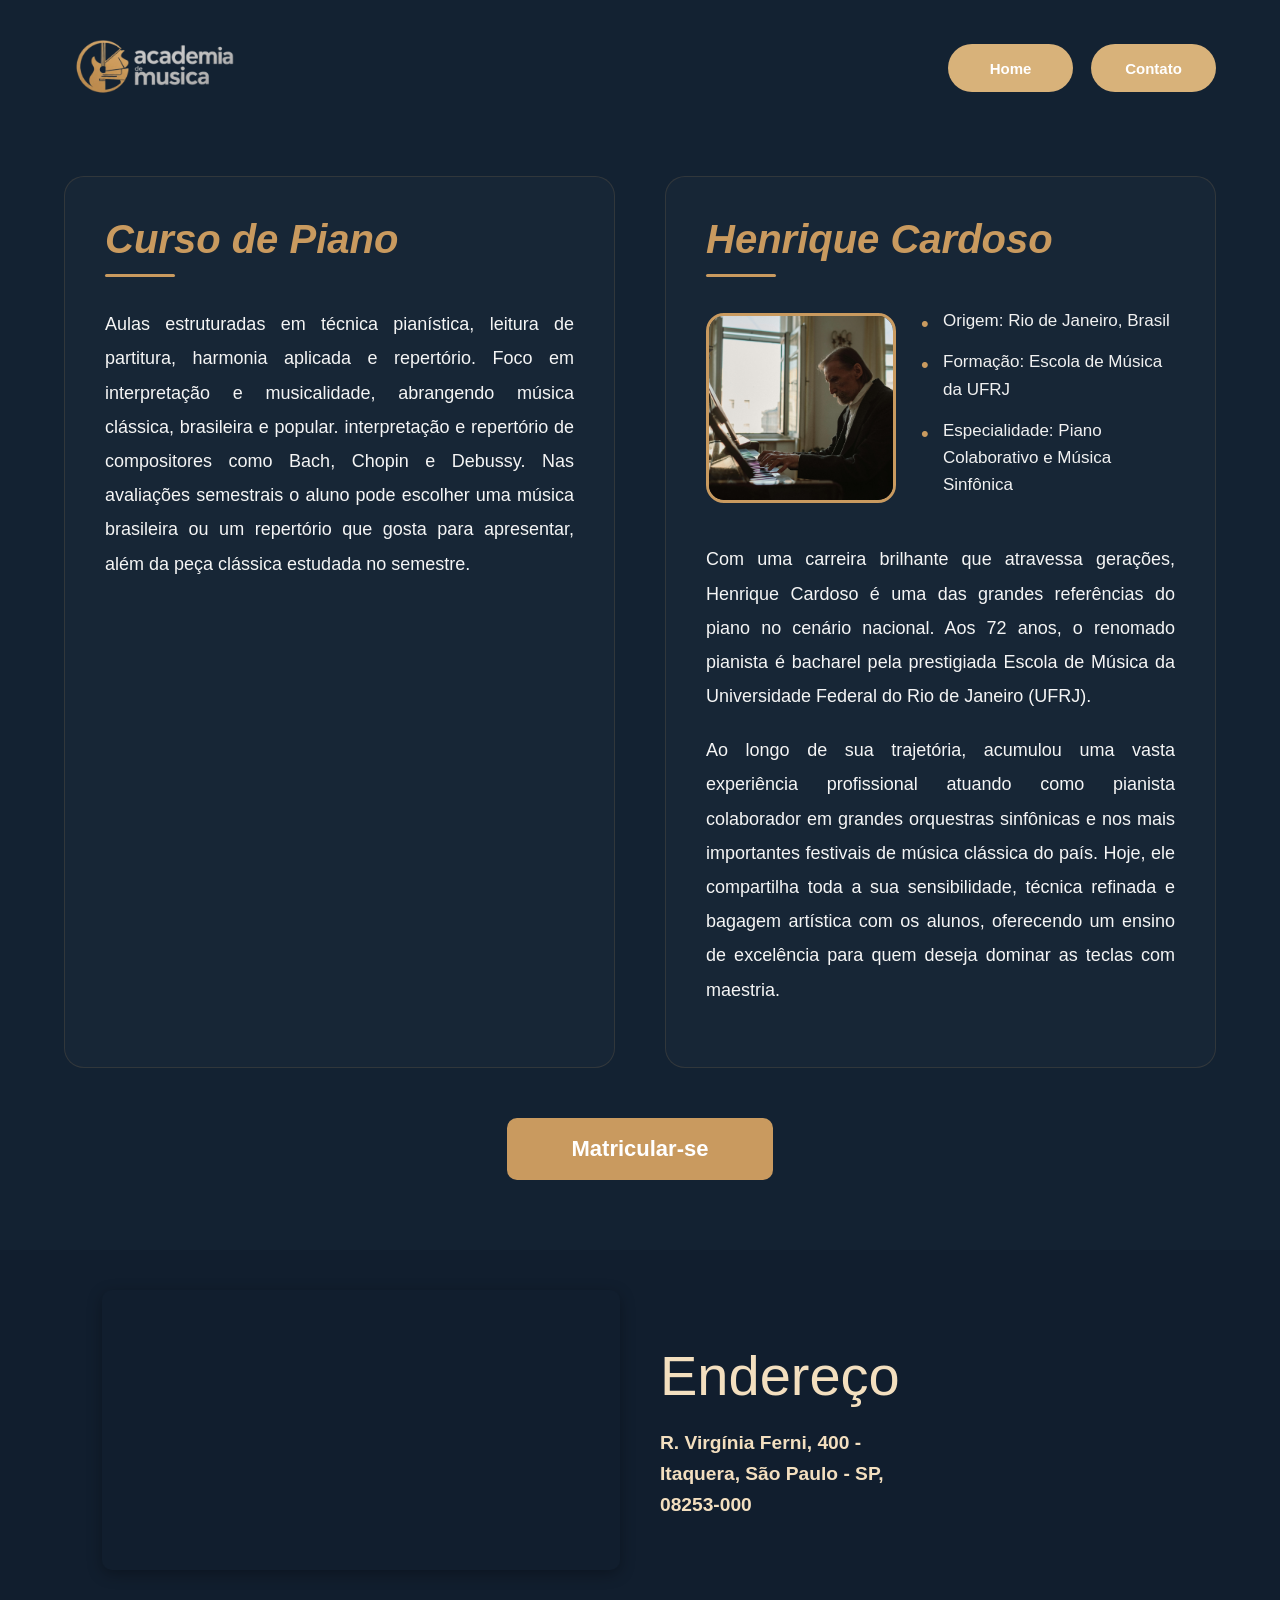
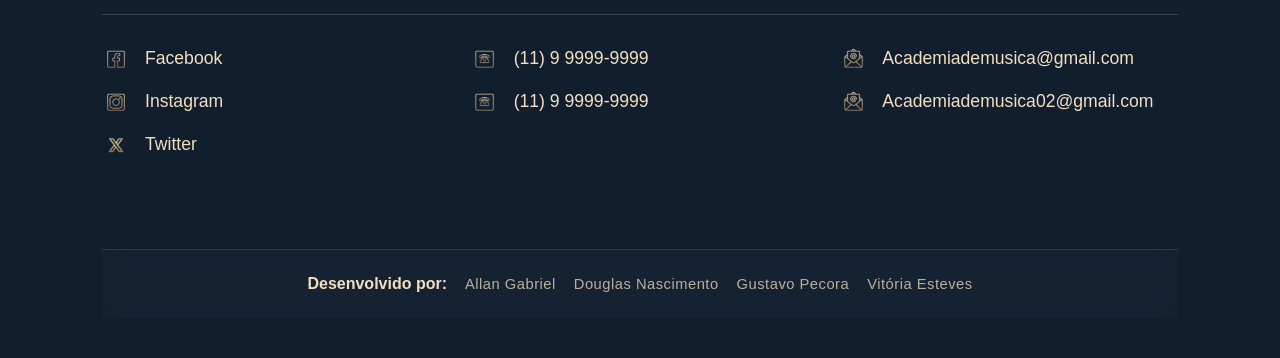
<file: pages/piano.html>
<!DOCTYPE html>
<html lang="pt-br">
<head>
    <meta charset="UTF-8">
    <meta name="viewport" content="width=device-width, initial-scale=1.0">
    <title>Curso de Piano</title>
    <link rel="stylesheet" href="../css/curso.css">
</head>
<body>
    
    <header>
        <div class="container">
            <nav>

                <div class="logo">
                    <img src="../img/logo.png" alt="">
                </div><!-- Fim Logo -->

                <!-- MENU HAMBURGUER -->
                <div class="menu-hamburguer" id="menuHamburguer">
                    <span></span>
                    <span></span>
                    <span></span>
                </div>

                <ul class="botao-nav" id="menu">
                    <li><a href="../index.html">Home</a></li>
                    <li><a href="#contato">Contato</a></li>
                </ul>

            </nav>
        </div><!-- Fim Container -->
    </header><!-- Fim Header -->

    <section class="descricao-curso">
        <div class="container">

            <div class="aula">

                <div class="nome-aula">
                    <h2>Curso de Piano</h2>
                </div><!-- Fim Nome-Aula -->

                <div class="aula-info">
                    <p>Aulas estruturadas em técnica pianística, leitura de partitura, harmonia aplicada e repertório. 
                        Foco em interpretação e musicalidade, abrangendo música clássica, brasileira e popular. 
                        interpretação e repertório de compositores como Bach, Chopin e Debussy. 
                        Nas avaliações semestrais 
                        o aluno pode escolher uma música brasileira ou um repertório que gosta para apresentar, 
                        além da peça clássica estudada no semestre. </p>
                </div><!-- Fim Aula-Info -->

            </div><!-- Fim Aula -->

            <div class="professor">

                <div class="nome-professor">
                    <h2>Henrique Cardoso</h2>
                </div><!-- Fim Nome-Professor -->

                <div class="professor-perfil">
                    <div class="professor-img">
                        <img src="../img/professor-piano.jpg" alt="Henrique Cardoso">
                    </div><!-- Fim Professor-Img -->

                    <div class="professor-dados">
                        <ul>
                            <li>Origem: Rio de Janeiro, Brasil</li>
                            <li>Formação: Escola de Música da UFRJ</li>
                            <li>Especialidade: Piano Colaborativo e Música Sinfônica</li>
                        </ul>
                    </div><!-- Fim Professor-Dados -->

                </div><!-- Fim Professor-Perfil -->

                <div class="professor-info">
                    <p>Com uma carreira brilhante que atravessa gerações, Henrique Cardoso é uma das grandes referências do piano no cenário nacional. Aos 72 anos, o renomado pianista é bacharel pela prestigiada Escola de Música da Universidade Federal do Rio de Janeiro (UFRJ). </p>
                    <p> Ao longo de sua trajetória, acumulou uma vasta experiência profissional atuando como pianista colaborador em grandes orquestras sinfônicas e nos mais importantes festivais de música clássica do país. Hoje, ele compartilha toda a sua sensibilidade, técnica refinada e bagagem artística com os alunos, oferecendo um ensino de excelência para quem deseja dominar as teclas com maestria.</p>
                </div><!-- Fim Professor-Info -->

            </div><!-- Fim Professor -->
        
        </div><!-- Fim Container -->

        <div class="container-botao">
            <a href="../pages/form.html" class="matricula">Matricular-se</a>
        </div><!-- Fim Container-Botao -->

    </section><!-- Fim Descrição-Curso -->

    <footer>
        <div class="container">
            <div class="endereco">

                <div class="endereco-mapa">    
                    <iframe src="https://www.google.com/maps/embed?pb=!1m18!1m12!1m3!1d3657.595397227444!2d-46.4388806!3d-23.547050499999997!2m3!1f0!2f0!3f0!3m2!1i1024!2i768!4f13.1!3m3!1m2!1s0x94ce6427fe3f5b23%3A0x54b863d343c81f8f!2sEscola%20T%C3%A9cnica%20Estadual%20Itaquera!5e0!3m2!1spt-BR!2sbr!4v1778788130260!5m2!1spt-BR!2sbr" width="600" height="450" style="border:0;" allowfullscreen="" loading="lazy" referrerpolicy="no-referrer-when-downgrade"></iframe>
                </div><!-- Fim Endereço Mapa -->

                <div class="endereco-text">
                    <h2>Endereço</h2>
                    <a href="https://www.google.com/maps/place/Escola+T%C3%A9cnica+Estadual+Itaquera/@-23.5470505,-46.4388806,17z/data=!3m1!4b1!4m5!3m4!1s0x94ce6427fe3f5b23:0x54b863d343c81f8f!8m2!3d-23.5470505!4d-46.4388806" target="_blank">
                        R. Virgínia Ferni, 400 -<br>Itaquera, São Paulo - SP,<br>08253-000
                    </a>
                </div><!-- Fim Endereço-Text -->

            </div><!-- Fim Endereço -->

            <div class="contato" id="contato">

                <div class="rede-social">
                    
                    <a href="https://www.facebook.com" target="_blank">
                    <img src="../icones/icone-facebook.png" alt=""> Facebook</a>

                    <a href="https://www.instagram.com" target="_blank">
                    <img src="../icones/icone-instagram.png" alt=""> Instagram</a>
                    
                    <a href="https://www.twitter.com" target="_blank">
                    <img src="../icones/icone-twitter.png" alt=""> Twitter</a>
               
                </div><!-- Fim Rede Social -->

                <div class="telefone">
                    <a href="tel:+5511999999999"><img src="../icones/icone-telefone.png" alt=""> (11) 9 9999-9999</a>
                    <a href="tel:+5511999999999"><img src="../icones/icone-telefone.png" alt=""> (11) 9 9999-9999</a>
                </div><!-- Fim Telefone -->

                <div class="email">                
                    <a href="mailto:Academiademusica@gmail.com"><img src="../icones/icone-email.png" alt=""> Academiademusica@gmail.com</a>
                    <a href="mailto:Academiademusica02@gmail.com"><img src="../icones/icone-email.png" alt=""> Academiademusica02@gmail.com</a>
                </div><!-- Fim Email -->

            </div><!-- Fim Contato -->

            <div class="nome-devs">
                <h4>Desenvolvido por: </h4>
                <p>Allan Gabriel</p>
                <p>Douglas Nascimento</p>
                <p>Gustavo Pecora</p>
                <p>Vitória Esteves</p>
            </div><!-- Fim Nome-Devs -->

        </div><!-- Fim Container -->
    </footer><!-- Fim Footer -->

    <script src="../js/script.js"></script>
</body>
</html>
</file>
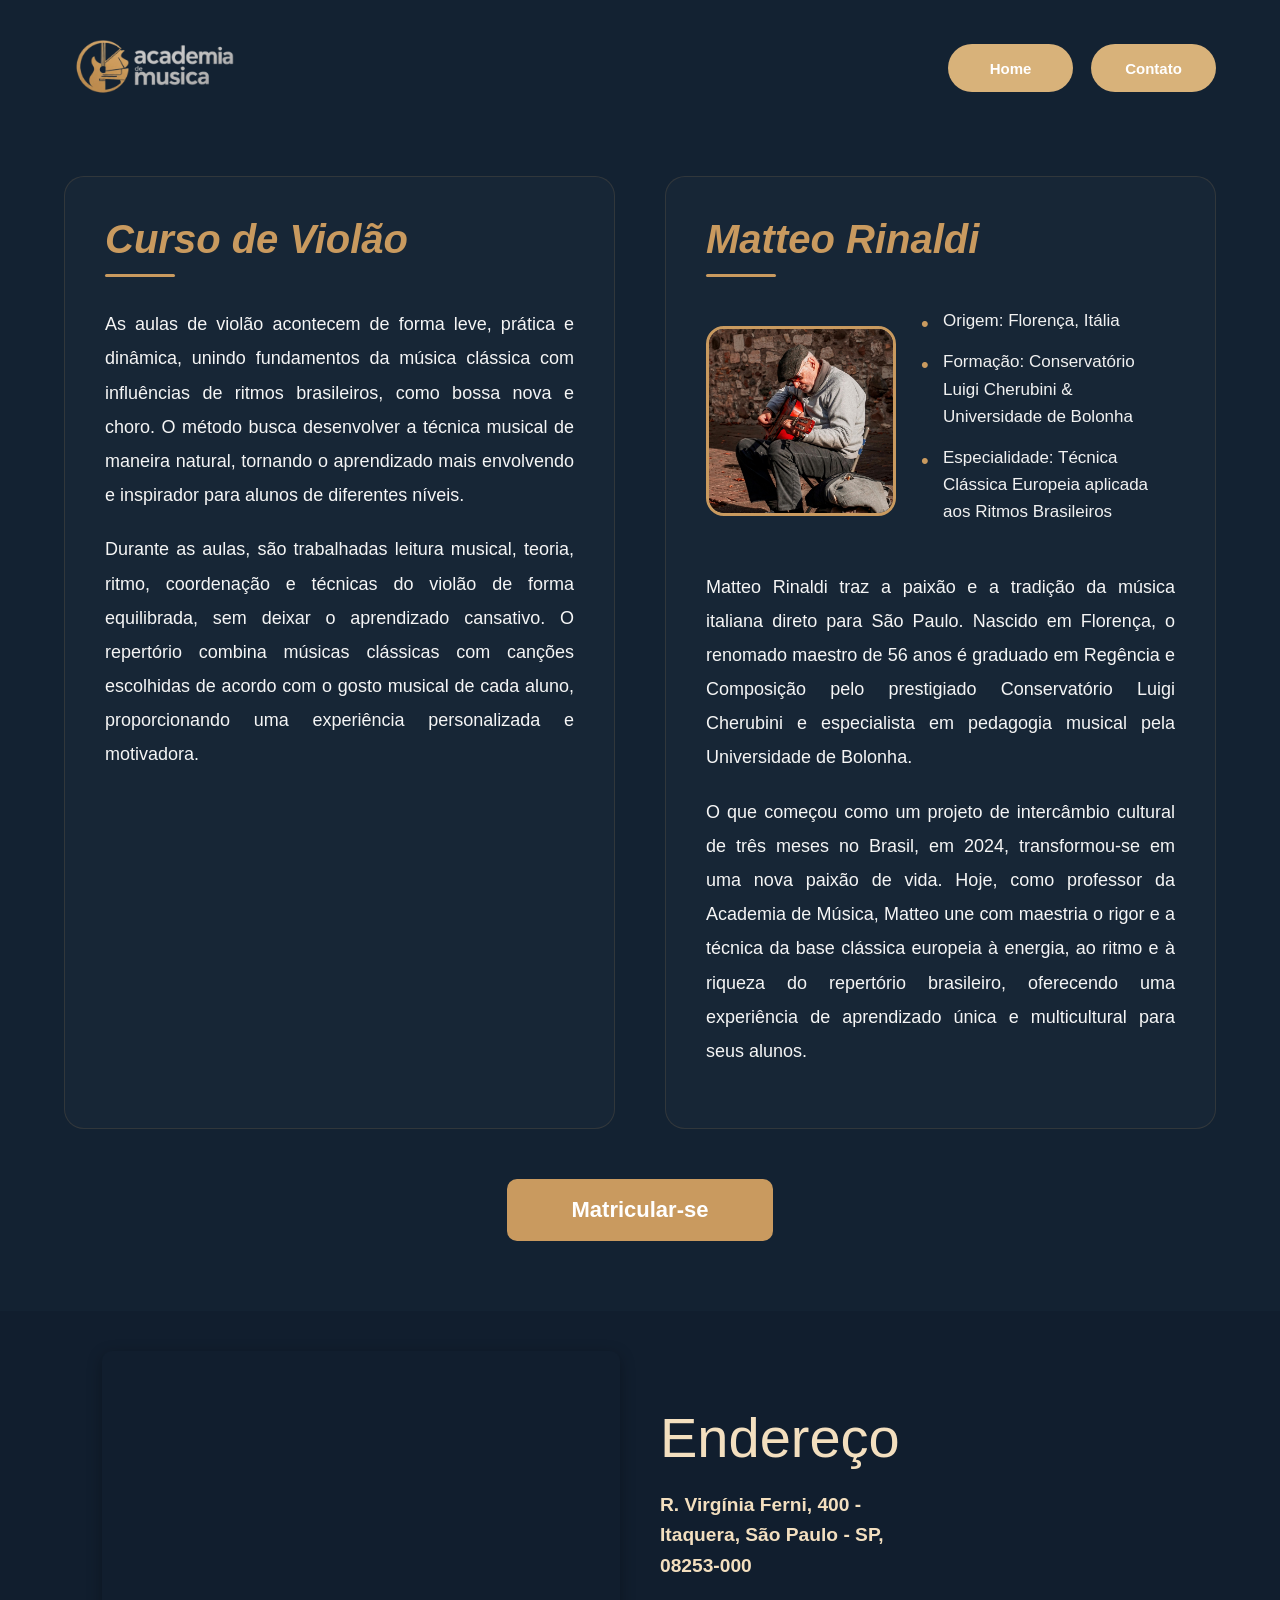
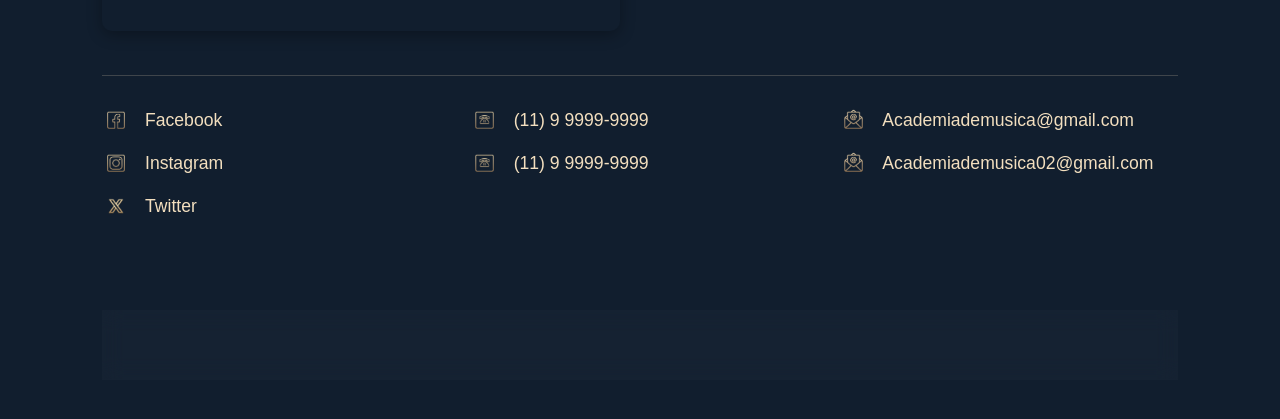
<file: pages/violao.html>
<!DOCTYPE html>
<html lang="pt-br">
<head>
    <meta charset="UTF-8">
    <meta name="viewport" content="width=device-width, initial-scale=1.0">
    <title>Curso de Violão</title>
    <link rel="stylesheet" href="../css/curso.css">
</head>
<body>
    
    <header>
        <div class="container">
            <nav>

                <div class="logo">
                    <img src="../img/logo.png" alt="">
                </div><!-- Fim Logo -->

                <!-- MENU HAMBURGUER -->
                <div class="menu-hamburguer" id="menuHamburguer">
                    <span></span>
                    <span></span>
                    <span></span>
                </div>

                <ul class="botao-nav" id="menu">
                    <li><a href="../index.html">Home</a></li>
                    <li><a href="#contato">Contato</a></li>
                </ul>

            </nav>
        </div><!-- Fim Container -->
    </header><!-- Fim Header -->

    <section class="descricao-curso">
        <div class="container">

            <div class="aula">

                <div class="nome-aula">
                    <h2>Curso de Violão</h2>
                </div><!-- Fim Nome-Aula -->

                <div class="aula-info">
                    <p>As aulas de violão acontecem de forma leve, prática e dinâmica, unindo fundamentos da música clássica com influências de ritmos brasileiros, como bossa nova e choro. O método busca desenvolver a técnica musical de maneira natural, tornando o aprendizado mais envolvendo e inspirador para alunos de diferentes níveis.</p>
                    <p>Durante as aulas, são trabalhadas leitura musical, teoria, ritmo, coordenação e técnicas do violão de forma equilibrada, sem deixar o aprendizado cansativo. O repertório combina músicas clássicas com canções escolhidas de acordo com o gosto musical de cada aluno, proporcionando uma experiência personalizada e motivadora.</p>
                </div><!-- Fim Aula-Info -->

            </div><!-- Fim Aula -->

            <div class="professor">

                <div class="nome-professor">
                    <h2>Matteo Rinaldi</h2>
                </div><!-- Fim Nome-Professor -->

                <div class="professor-perfil">
                    <div class="professor-img">
                        <img src="../img/professor-violão.jpg" alt="Matteo Rinaldi">
                    </div><!-- Fim Professor-Img -->

                    <div class="professor-dados">
                        <ul>
                            <li>Origem: Florença, Itália</li>
                            <li>Formação: Conservatório Luigi Cherubini & Universidade de Bolonha</li>
                            <li>Especialidade: Técnica Clássica Europeia aplicada aos Ritmos Brasileiros</li>
                        </ul>
                    </div><!-- Fim Professor-Dados -->

                </div><!-- Fim Professor-Perfil -->

                <div class="professor-info">
                    <p>Matteo Rinaldi traz a paixão e a tradição da música italiana direto para São Paulo. Nascido em Florença, o renomado maestro de 56 anos é graduado em Regência e Composição pelo prestigiado Conservatório Luigi Cherubini e especialista em pedagogia musical pela Universidade de Bolonha.</p>
                    <p>O que começou como um projeto de intercâmbio cultural de três meses no Brasil, em 2024, transformou-se em uma nova paixão de vida. Hoje, como professor da Academia de Música, Matteo une com maestria o rigor e a técnica da base clássica europeia à energia, ao ritmo e à riqueza do repertório brasileiro, oferecendo uma experiência de aprendizado única e multicultural para seus alunos.</p>
                </div><!-- Fim Professor-Info -->

            </div><!-- Fim Professor -->

        </div><!-- Fim Container -->

        <div class="container-botao">
            <a href="../pages/form.html" class="matricula">Matricular-se</a>
        </div><!-- Fim Container-Botao -->

    </section><!-- Fim Descrição-Curso -->

    <footer>
        <div class="container">
            <div class="endereco">

                <div class="endereco-mapa">    
                    <iframe src="https://www.google.com/maps/embed?pb=!1m18!1m12!1m3!1d3657.595397227444!2d-46.4388806!3d-23.547050499999997!2m3!1f0!2f0!3f0!3m2!1i1024!2i768!4f13.1!3m3!1m2!1s0x94ce6427fe3f5b23%3A0x54b863d343c81f8f!2sEscola%20T%C3%A9cnica%20Estadual%20Itaquera!5e0!3m2!1spt-BR!2sbr!4v1778788130260!5m2!1spt-BR!2sbr" width="600" height="450" style="border:0;" allowfullscreen="" loading="lazy" referrerpolicy="no-referrer-when-downgrade"></iframe>
                </div><!-- Fim Endereço Mapa -->

                <div class="endereco-text">
                    <h2>Endereço</h2>
                    <a href="https://www.google.com/maps/place/Escola+T%C3%A9cnica+Estadual+Itaquera/@-23.5470505,-46.4388806,17z/data=!3m1!4b1!4m5!3m4!1s0x94ce6427fe3f5b23:0x54b863d343c81f8f!8m2!3d-23.5470505!4d-46.4388806" target="_blank">
                        R. Virgínia Ferni, 400 -<br>Itaquera, São Paulo - SP,<br>08253-000
                    </a>
                </div><!-- Fim Endereço-Text -->

            </div><!-- Fim Endereço -->

            <div class="contato" id="contato">

                <div class="rede-social">
                    
                    <a href="https://www.facebook.com" target="_blank">
                    <img src="../icones/icone-facebook.png" alt=""> Facebook</a>

                    <a href="https://www.instagram.com" target="_blank">
                    <img src="../icones/icone-instagram.png" alt=""> Instagram</a>
                    
                    <a href="https://www.twitter.com" target="_blank">
                    <img src="../icones/icone-twitter.png" alt=""> Twitter</a>
               
                </div><!-- Fim Rede Social -->

                <div class="telefone">
                    <a href="tel:+5511999999999"><img src="../icones/icone-telefone.png" alt=""> (11) 9 9999-9999</a>
                    <a href="tel:+5511999999999"><img src="../icones/icone-telefone.png" alt=""> (11) 9 9999-9999</a>
                </div><!-- Fim Telefone -->

                <div class="email">                
                    <a href="mailto:Academiademusica@gmail.com"><img src="../icones/icone-email.png" alt=""> Academiademusica@gmail.com</a>
                    <a href="mailto:Academiademusica02@gmail.com"><img src="../icones/icone-email.png" alt=""> Academiademusica02@gmail.com</a>
                </div><!-- Fim Email -->

            </div><!-- Fim Contato -->

            <div class="nome-devs">
                <h4>Desenvolvido por: </h4>
                <p>Allan Gabriel</p>
                <p>Douglas Nascimento</p>
                <p>Gustavo Pecora</p>
                <p>Vitória Esteves</p>
            </div><!-- Fim Nome-Devs -->

        </div><!-- Fim Container -->
    </footer><!-- Fim Footer -->

    <script src="../js/script.js"></script>
</body>
</html>
</file>
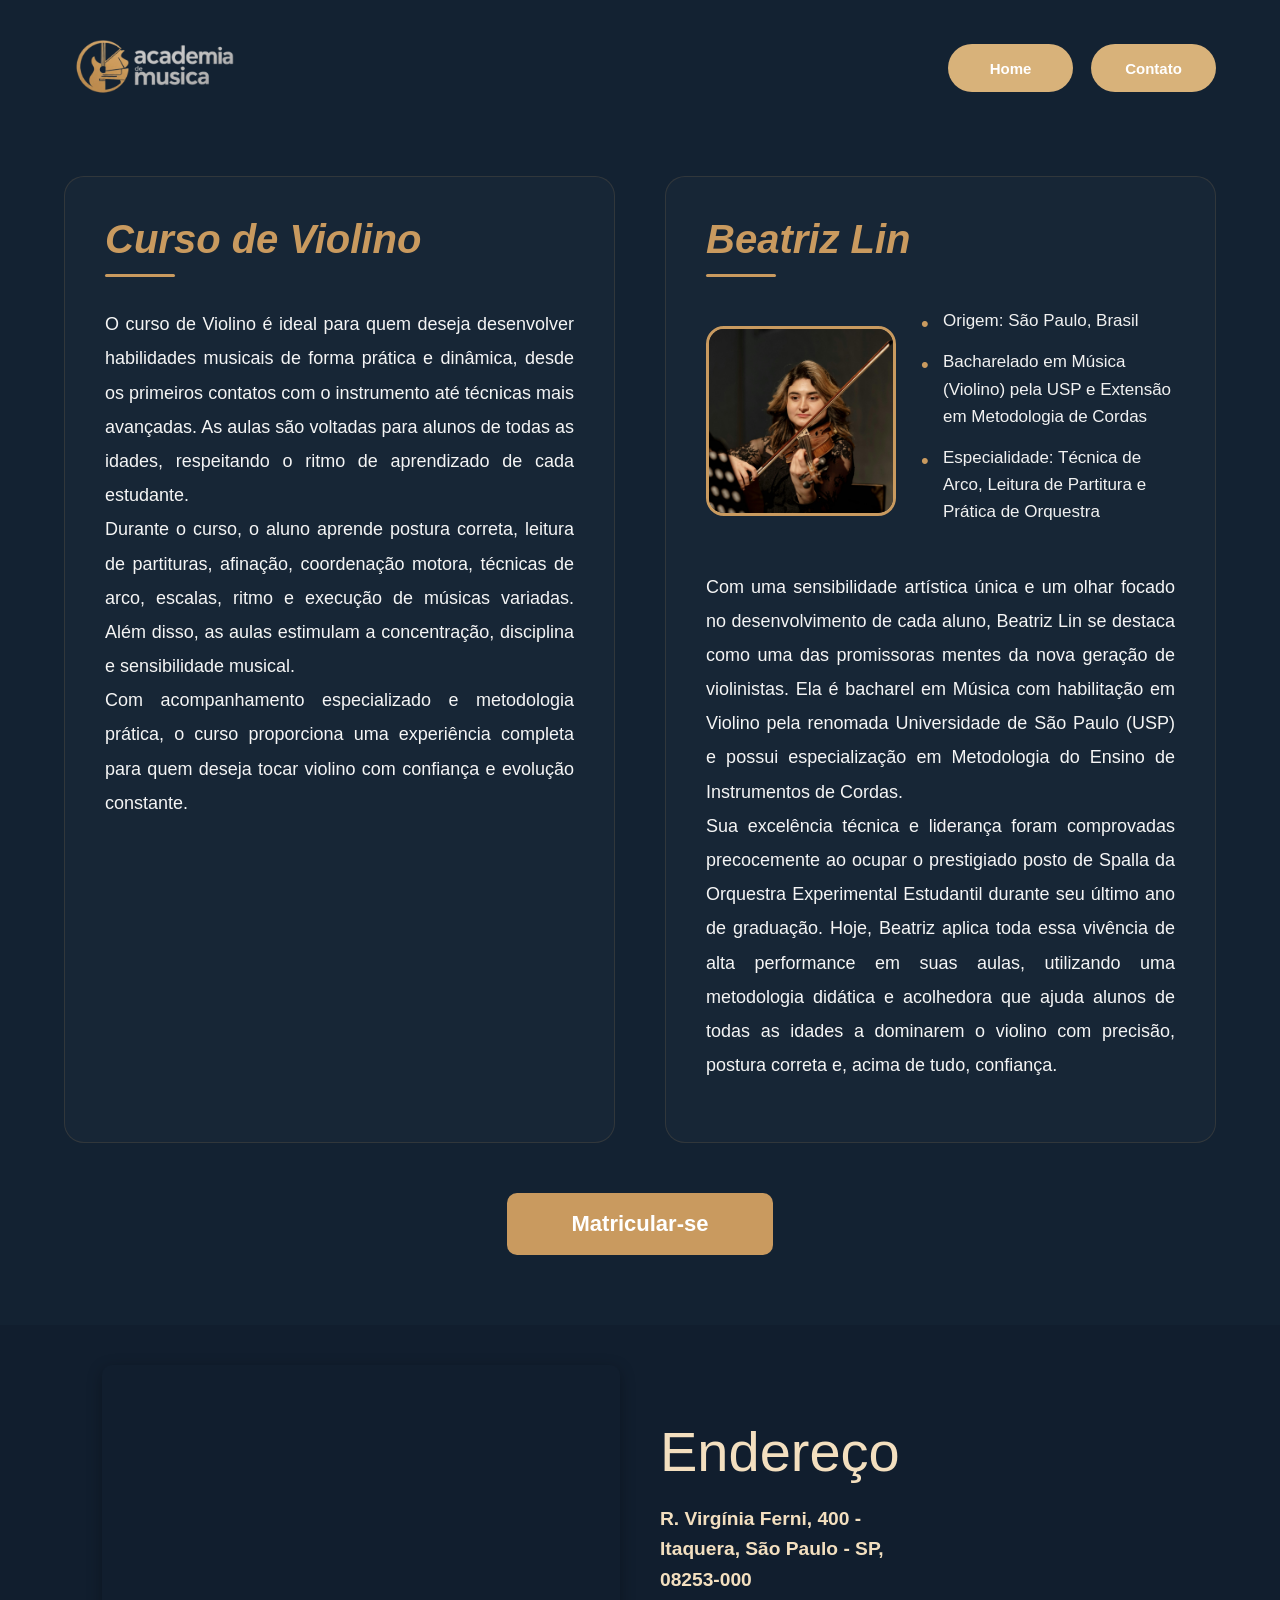
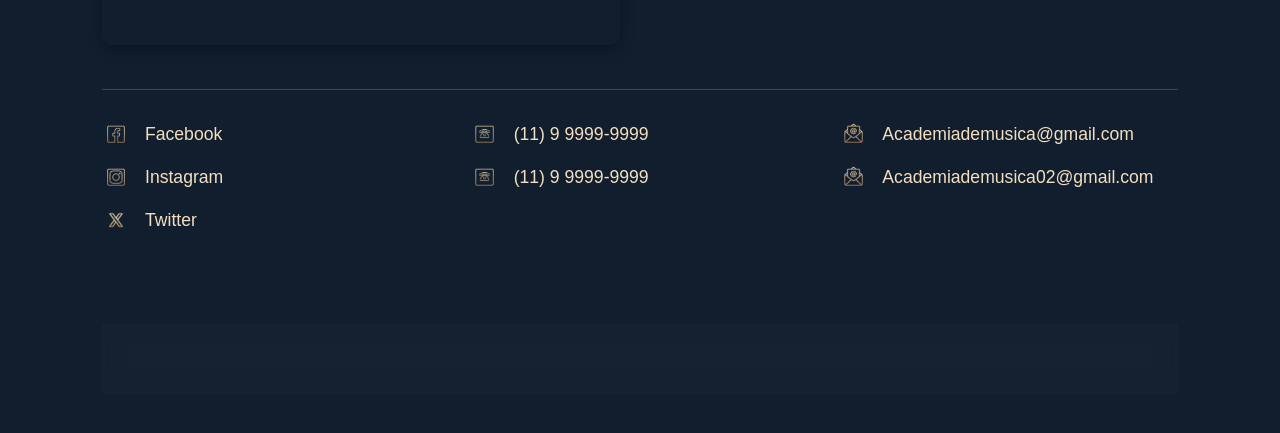
<file: pages/violino.html>
<!DOCTYPE html>
<html lang="pt-br">
<head>
    <meta charset="UTF-8">
    <meta name="viewport" content="width=device-width, initial-scale=1.0">
    <title>Curso de Violino</title>
    <link rel="stylesheet" href="../css/curso.css">
</head>
<body>
    
    <header>
        <div class="container">
            <nav>

                <div class="logo">
                    <img src="../img/logo.png" alt="">
                </div><!-- Fim Logo -->

                <!-- MENU HAMBURGUER -->
                <div class="menu-hamburguer" id="menuHamburguer">
                    <span></span>
                    <span></span>
                    <span></span>
                </div>

                <ul class="botao-nav" id="menu">
                    <li><a href="../index.html">Home</a></li>
                    <li><a href="#contato">Contato</a></li>
                </ul>

            </nav>
        </div><!-- Fim Container -->
    </header><!-- Fim Header -->

    <section class="descricao-curso">
        <div class="container">

            <div class="aula">

                <div class="nome-aula">
                    <h2>Curso de Violino</h2>
                </div><!-- Fim Nome-Aula -->

                <div class="aula-info">
                    <p>O curso de Violino é ideal para quem deseja desenvolver habilidades musicais de forma prática e dinâmica, desde os primeiros contatos com o instrumento até técnicas mais avançadas. As aulas são voltadas para alunos de todas as idades, respeitando o ritmo de aprendizado de cada estudante. <br> Durante o curso, o aluno aprende postura correta, leitura de partituras, afinação, coordenação motora, técnicas de arco, escalas, ritmo e execução de músicas variadas. Além disso, as aulas estimulam a concentração, disciplina e sensibilidade musical. <br> Com acompanhamento especializado e metodologia prática, o curso proporciona uma experiência completa para quem deseja tocar violino com confiança e evolução constante.</p>
                </div><!-- Fim Aula-Info -->

            </div><!-- Fim Aula -->

            <div class="professor">

                <div class="nome-professor">
                    <h2>Beatriz Lin</h2>
                </div><!-- Fim Nome-Professor -->

                <div class="professor-perfil">

                    <div class="professor-img">
                        <img src="../img/professora-violino.jpg" alt="Beatriz Lin">
                    </div><!-- Fim Professor-Img -->

                    <div class="professor-dados">
                        <ul>
                            <li>Origem: São Paulo, Brasil</li>
                            <li>Bacharelado em Música (Violino) pela USP e Extensão em Metodologia de Cordas</li>
                            <li>Especialidade: Técnica de Arco, Leitura de Partitura e Prática de Orquestra</li>
                        </ul>
                    </div><!-- Fim Professor-Dados -->

                </div><!-- Fim Professor-Perfil -->

                <div class="professor-info">

                    <p>Com uma sensibilidade artística única e um olhar focado no desenvolvimento de cada aluno, Beatriz Lin se destaca como uma das promissoras mentes da nova geração de violinistas. Ela é bacharel em Música com habilitação em Violino pela renomada Universidade de São Paulo (USP) e possui especialização em Metodologia do Ensino de Instrumentos de Cordas. <br> Sua excelência técnica e liderança foram comprovadas precocemente ao ocupar o prestigiado posto de Spalla da Orquestra Experimental Estudantil durante seu último ano de graduação. Hoje, Beatriz aplica toda essa vivência de alta performance em suas aulas, utilizando uma metodologia didática e acolhedora que ajuda alunos de todas as idades a dominarem o violino com precisão, postura correta e, acima de tudo, confiança.</p>
                
                </div><!-- Fim Professor-Info -->

            </div><!-- Fim Professor -->

        </div><!-- Fim Container -->

        <div class="container-botao">
            <a href="../pages/form.html" class="matricula">Matricular-se</a>
        </div><!-- Fim Container-Botao -->

    </section><!-- Fim Descrição-Curso -->

    <footer>
        <div class="container">
            <div class="endereco">

                <div class="endereco-mapa">    
                    <iframe src="https://www.google.com/maps/embed?pb=!1m18!1m12!1m3!1d3657.595397227444!2d-46.4388806!3d-23.547050499999997!2m3!1f0!2f0!3f0!3m2!1i1024!2i768!4f13.1!3m3!1m2!1s0x94ce6427fe3f5b23%3A0x54b863d343c81f8f!2sEscola%20T%C3%A9cnica%20Estadual%20Itaquera!5e0!3m2!1spt-BR!2sbr!4v1778788130260!5m2!1spt-BR!2sbr" width="600" height="450" style="border:0;" allowfullscreen="" loading="lazy" referrerpolicy="no-referrer-when-downgrade"></iframe>
                </div><!-- Fim Endereço Mapa -->

                <div class="endereco-text">
                    <h2>Endereço</h2>
                    <a href="https://www.google.com/maps/place/Escola+T%C3%A9cnica+Estadual+Itaquera/@-23.5470505,-46.4388806,17z/data=!3m1!4b1!4m5!3m4!1s0x94ce6427fe3f5b23:0x54b863d343c81f8f!8m2!3d-23.5470505!4d-46.4388806" target="_blank">
                        R. Virgínia Ferni, 400 -<br>Itaquera, São Paulo - SP,<br>08253-000
                    </a>
                </div><!-- Fim Endereço-Text -->

            </div><!-- Fim Endereço -->

            <div class="contato" id="contato">

                <div class="rede-social">
                    
                    <a href="https://www.facebook.com" target="_blank">
                    <img src="../icones/icone-facebook.png" alt=""> Facebook</a>

                    <a href="https://www.instagram.com" target="_blank">
                    <img src="../icones/icone-instagram.png" alt=""> Instagram</a>
                    
                    <a href="https://www.twitter.com" target="_blank">
                    <img src="../icones/icone-twitter.png" alt=""> Twitter</a>
               
                </div><!-- Fim Rede Social -->

                <div class="telefone">
                    <a href="tel:+5511999999999"><img src="../icones/icone-telefone.png" alt=""> (11) 9 9999-9999</a>
                    <a href="tel:+5511999999999"><img src="../icones/icone-telefone.png" alt=""> (11) 9 9999-9999</a>
                </div><!-- Fim Telefone -->

                <div class="email">                
                    <a href="mailto:Academiademusica@gmail.com"><img src="../icones/icone-email.png" alt=""> Academiademusica@gmail.com</a>
                    <a href="mailto:Academiademusica02@gmail.com"><img src="../icones/icone-email.png" alt=""> Academiademusica02@gmail.com</a>
                </div><!-- Fim Email -->

            </div><!-- Fim Contato -->

            <div class="nome-devs">
                <h4>Desenvolvido por: </h4>
                <p>Allan Gabriel</p>
                <p>Douglas Nascimento</p>
                <p>Gustavo Pecora</p>
                <p>Vitória Esteves</p>
            </div><!-- Fim Nome-Devs -->

        </div><!-- Fim Container -->
    </footer><!-- Fim Footer -->

    <script src="../js/script.js"></script>
</body>
</html>
</file>
<file: css/global.css>
* {
    margin: 0;
    padding: 0;
    box-sizing: border-box;
}
</file>
<file: css/style.css>
/* =========================
   RESET
========================= */

* {
    margin: 0;
    padding: 0;
    box-sizing: border-box;
    font-family: "MontSerrat", Arial, sans-serif;
}

body {
    overflow-x: hidden;
    background-color: #07152f;
}

/* =========================
   CONTAINER
========================= */

.container {
    width: 100%;
    max-width: 1400px;
    margin: 0 auto;
    padding: 0 5%;
}

/* =========================
   BACKGROUND
========================= */

.background-instrumentos {
    width: 100%;
    min-height: 100vh;

    /* COLOQUE SUA IMAGEM */
    background-image: linear-gradient(90deg,
            rgba(4, 10, 25, 0.96) 0%,
            rgba(4, 10, 25, 0.88) 35%,
            rgba(4, 10, 25, 0.45) 65%,
            rgba(4, 10, 25, 0.05) 100%),
        url("../img/main.jpg");

    background-size: cover;
    background-position: center right;
    background-repeat: no-repeat;

    position: relative;
    overflow: hidden;
}

/* =========================
   HEADER
========================= */

/* ==========================================================================
   HEADER & NAVIGATION (Com Animação de Entrada)
   ========================================================================== */
header {
    width: 100%;
    padding-top: 30px;
    position: relative;
    z-index: 1000;
    animation: headerFadeIn 0.8s cubic-bezier(0.25, 1, 0.5, 1) forwards;
}

nav {
    display: flex;
    align-items: center;
    justify-content: space-between;
}

/* Keyframe */
@keyframes headerFadeIn {
    from {
        opacity: 0;
        transform: translateY(-20px);
    }

    to {
        opacity: 1;
        transform: translateY(0);
    }
}

/* LOGO */

.logo img {
    width: 180px;
    object-fit: contain;
    transition: transform 0.3s ease;
}

.logo img:hover {
    transform: scale(1.03);
}

/* MENU */

nav ul {
    display: flex;
    align-items: center;
    gap: 18px;
    list-style: none;
}

nav ul li a {
    text-decoration: none;
    display: flex;
    align-items: center;
    justify-content: center;
    min-width: 125px;
    height: 48px;
    border-radius: 50px;
    background-color: #d8b27a;
    color: white;
    font-size: 15px;
    font-weight: 600;
    transition: background-color 0.3s ease,
        transform 0.2s ease,
        box-shadow 0.3s ease;
    position: relative;
    overflow: hidden;
}

nav ul li a:hover {
    background-color: #c99f66;
    transform: translateY(-2px) scale(1.04);
    box-shadow: 0 6px 20px rgba(216, 178, 122, 0.4);
}

nav ul li a:active {
    transform: translateY(0) scale(0.98);
}

nav ul li a::after {
    content: '';
    position: absolute;
    top: 0;
    left: -50%;
    width: 20%;
    height: 100%;
    background: linear-gradient(to right,
            rgba(255, 255, 255, 0) 0%,
            rgba(255, 255, 255, 0.3) 50%,
            rgba(255, 255, 255, 0) 100%);
    transform: skewX(-25deg);
    transition: 0.75s ease;
}

nav ul li a:hover::after {
    left: 125%;
}

/* MENU HAMBURGUER */

.menu-hamburguer {
    display: none;
    flex-direction: column;
    gap: 6px;
    cursor: pointer;
    z-index: 2000;
}

.menu-hamburguer span {
    width: 32px;
    height: 3px;
    background-color: white;
    border-radius: 20px;
    transition: 0.3s;
}

/* RESPONSIVO */

@media screen and (max-width: 900px) {

    /* SOME COM A LOGO */
    .logo {
        display: none;
    }

    header {
        padding-top: 0;
    }

    nav {
        justify-content: flex-end;
    }

    /* BOTÃO HAMBURGUER */
    .menu-hamburguer {
        display: flex;
        position: fixed;
        top: 30px;
        right: 25px;
        width: 55px;
        height: 55px;
        background: rgba(15, 15, 15, 0.85);
        backdrop-filter: blur(12px);
        border-radius: 18px;
        align-items: center;
        justify-content: center;
        z-index: 9999;
        box-shadow: 0 8px 30px rgba(0, 0, 0, 0.35);
    }

    .menu-hamburguer span {
        position: absolute;
        width: 28px;
        height: 3px;
        background: #fff;
        border-radius: 20px;
        transition: 0.4s ease;
    }

    .menu-hamburguer span:nth-child(1) {
        transform: translateY(-8px);
    }

    .menu-hamburguer span:nth-child(3) {
        transform: translateY(8px);
    }

    /* ANIMAÇÃO X */
    .menu-hamburguer.active span:nth-child(1) {
        transform: rotate(45deg);
    }

    .menu-hamburguer.active span:nth-child(2) {
        opacity: 0;
    }

    .menu-hamburguer.active span:nth-child(3) {
        transform: rotate(-45deg);
    }

    /* MENU FULLSCREEN */
    nav ul {
        position: fixed;
        inset: 0;
        width: 100%;
        height: 100vh;
        background: rgba(5, 5, 5, 0.97);
        backdrop-filter: blur(15px);

        display: flex;
        flex-direction: column;
        justify-content: center;
        align-items: center;
        gap: 28px;

        opacity: 0;
        visibility: hidden;
        transform: scale(1.05);

        transition: 0.45s ease;
        z-index: 9000;
    }

    nav ul.active {
        opacity: 1;
        visibility: visible;
        transform: scale(1);
    }

    nav ul li {
        width: 85%;
        display: flex;
        justify-content: center;
    }

    nav ul li a {
        width: 100%;
        max-width: 320px;
        height: 65px;
        font-size: 18px;
        border-radius: 18px;
        background: linear-gradient(135deg, #d8b27a, #c99f66);
        box-shadow: 0 10px 25px rgba(216, 178, 122, 0.25);
    }
}
/* =========================
   MAIN
========================= */

/* ==========================================================================
   MAIN CONTAINER (Configurações base)
   ========================================================================== */
main {
    width: 100%;
    min-height: calc(100vh - 100px);
    display: flex;
    align-items: center;
    position: relative;
    z-index: 2;
}

/* ==========================================================================
   TEXTO PRINCIPAL (Com efeito Cascata / Stagger)
   ========================================================================== */
.main-text {
    width: 100%;
    max-width: 650px;
    padding-top: 20px;
}

/* Base para os elementos que vão surgir da esquerda para a direita */
.main-text h1,
.main-text p,
.botao-main {
    opacity: 0;
    transform: translateX(-30px);
    animation: fadeInUpLeft 0.8s cubic-bezier(0.25, 1, 0.5, 1) forwards;
}

/* Ajustando os tempos de atraso (Delay) para o efeito cascata */
.main-text h1 {
    animation-delay: 0.2s;
}

.main-text p {
    animation-delay: 0.5s;
    /* Surge logo após o H1 */
}

.botao-main {
    animation-delay: 0.8s;
    /* Surge por último */
}

/* Keyframe da revelação suave */
@keyframes fadeInUpLeft {
    to {
        opacity: 1;
        transform: translateX(0);
    }
}

/* --- Estilização do H1 --- */
.main-text h1 {
    color: white;
    font-size: 38px;
    font-weight: 300;
    line-height: 1.1;
    margin-bottom: 25px;
}

/* TEXTO DOURADO */
.main-text h1 span {
    color: #d8b27a;
    font-weight: bold;
}

/* MATRÍCULA GRANDE (Efeito sutil de escala ao aparecer) */
.main-text h1 span:first-of-type {
    display: block;
    font-size: 88px;
    line-height: 1;
    margin: 5px 0 10px;

    /* Um pequeno bônus: faz a palavra gigante crescer levemente na tela */
    animation: scaleUp 1.2s cubic-bezier(0.25, 1, 0.5, 1) backwards;
    animation-delay: 0.3s;
}

@keyframes scaleUp {
    from {
        transform: scale(0.95);
    }

    to {
        transform: scale(1);
    }
}

/* PARÁGRAFO */
.main-text p {
    color: #f1f1f1;
    font-size: 22px;
    line-height: 1.5;
    max-width: 470px;
    margin-bottom: 35px;
}

/* ==========================================================================
   BOTÕES (Interações e Feedbacks Visuais)
   ========================================================================== */
.botao-main {
    display: flex;
    align-items: center;
    gap: 18px;
    margin-bottom: 45px;
}

.botao-main a {
    text-decoration: none;
    height: 58px;
    padding: 0 34px;
    border-radius: 12px;
    display: flex;
    align-items: center;
    justify-content: center;
    font-size: 17px;
    font-weight: 600;

    /* Transição suave para QUALQUER mudança de estilo no hover */
    transition: all 0.3s cubic-bezier(0.25, 1, 0.5, 1);
}

/* --- Botão Matrícula (Preenchido) --- */
.botao-matricula {
    background: #d8b27a;
    color: #07152f;
    box-shadow: 0 4px 15px rgba(216, 178, 122, 0.2);
}

.botao-matricula:hover {
    background: #e5bf88;
    /* Dourado ligeiramente mais claro */
    transform: translateY(-3px);
    /* Levanta o botão */
    box-shadow: 0 8px 25px rgba(216, 178, 122, 0.4);
    /* Sombra projeta mais longe */
}

.botao-matricula:active {
    transform: translateY(-1px);
}

/* --- Botão Cursos (Vazado/Borda) --- */
.botao-cursos {
    border: 2px solid #d8b27a;
    color: white;
    background: transparent;
}

.botao-cursos:hover {
    background: rgba(216, 178, 122, 0.1);
    /* Fundo sutil dourado translúcido */
    color: #d8b27a;
    /* O texto assume a cor dourada */
    transform: translateY(-3px);
    border-color: #e5bf88;
}

.botao-cursos:active {
    transform: translateY(-1px);
}

/* =========================
   ESTATÍSTICAS
========================= */

/* ==========================================================================
   CONTAINER ESTATÍSTICAS (Efeito Vidro + Entrada Suave)
   ========================================================================== */
.estatisticas {
    width: 100%;
    max-width: 860px;
    display: flex;
    align-items: stretch;
    justify-content: space-between;
    gap: 30px;
    background: rgba(10, 22, 48, 0.88);
    backdrop-filter: blur(8px);
    border-radius: 28px;
    padding: 28px 35px;
    position: relative;

    /* Borda sutil para enriquecer o efeito de vidro */
    border: 1px solid rgba(216, 178, 122, 0.15);

    /* Animação de entrada: surge de baixo e expande levemente */
    opacity: 0;
    transform: translateY(30px) scale(0.98);
    animation: statsReveal 1s cubic-bezier(0.25, 1, 0.5, 1) forwards;
    animation-delay: 1.1s;
    /* Espera a seção principal carregar */

    transition: box-shadow 0.4s ease, border-color 0.4s ease;
}

/* Efeito ao passar o mouse no bloco inteiro */
.estatisticas:hover {
    border-color: rgba(216, 178, 122, 0.4);
    box-shadow: 0 15px 35px rgba(7, 21, 47, 0.6), 0 0 20px rgba(216, 178, 122, 0.05);
}

/* Keyframe de revelação do bloco */
@keyframes statsReveal {
    to {
        opacity: 1;
        transform: translateY(0) scale(1);
    }
}

/* ==========================================================================
   BLOCOS INTERNOS DE TEXTO
   ========================================================================== */
.estatistica-text {
    flex: 1;
    display: flex;
    flex-direction: column;
    justify-content: center;
    position: relative;
    min-height: 70px;
    padding-right: 20px;

    /* Prepara os textos para subirem de leve individualmente */
    opacity: 0;
    transform: translateY(15px);
    animation: textFadeUp 0.6s cubic-bezier(0.25, 1, 0.5, 1) forwards;
}

/* Efeito cascata para cada bloco de texto surgir um após o outro */
.estatistica-text:nth-child(1) {
    animation-delay: 1.3s;
}

.estatistica-text:nth-child(2) {
    animation-delay: 1.5s;
}

.estatistica-text:nth-child(3) {
    animation-delay: 1.7s;
}

@keyframes textFadeUp {
    to {
        opacity: 1;
        transform: translateY(0);
    }
}

/* LINHAS ENTRE ESTATÍSTICAS (Animação de crescimento vertical) */
.estatistica-text:not(:last-child)::after {
    content: "";
    position: absolute;
    top: 50%;
    right: -15px;
    transform: translateY(-50%) scaleY(0);
    /* Começa com altura zerada */
    width: 2px;
    height: 65px;
    background: #d8b27a;

    /* Animação que faz a linha "esticar" do centro para fora */
    animation: lineGrow 0.8s cubic-bezier(0.25, 1, 0.5, 1) forwards;
    animation-delay: 1.5s;
    transform-origin: center;
}

@keyframes lineGrow {
    to {
        transform: translateY(-50%) scaleY(1);
    }
}

/* ==========================================================================
   TÍTULOS (Números) e PARÁGRAFOS
   ========================================================================== */
.estatistica-text h3 {
    color: #d8b27a;
    font-size: 28px;
    font-weight: bold;
    margin-bottom: 10px;
    white-space: nowrap;

    /* Transição para o efeito de hover */
    transition: transform 0.3s ease, text-shadow 0.3s ease;
}

/* Feedback sutil quando passa o mouse por cima do número */
.estatistica-text:hover h3 {
    transform: scale(1.08);
    /* O número cresce ligeiramente */
    text-shadow: 0 0 10px rgba(216, 178, 122, 0.6);
    /* Brilho neon */
}

.estatistica-text p {
    color: white;
    font-size: 15px;
    line-height: 1.4;
    margin: 0;
    max-width: 150px;
    opacity: 0.85;
    transition: opacity 0.3s ease;
}

.estatistica-text:hover p {
    opacity: 1;
    /* O texto ganha nitidez total no hover */
}

/* =========================
   RESPONSIVO
========================= */

@media(max-width: 1100px) {

    nav {
        flex-direction: column;
        gap: 25px;
    }

    .main-text {
        max-width: 100%;
    }

    .main-text h1 {
        font-size: 34px;
    }

    .main-text h1 span:first-of-type {
        font-size: 65px;
    }

    .estatisticas {
        flex-wrap: wrap;
        gap: 35px;
    }

    .estatistica-text {
        min-width: 200px;
    }

    .estatistica-text::after {
        display: none;
    }
}

@media(max-width: 768px) {

    .background-instrumentos {
        background-position: 75% center;
    }

    nav ul {
        flex-wrap: wrap;
        justify-content: center;
    }

    nav ul li a {
        min-width: 110px;
        height: 45px;
    }

    .main-text {
        padding: 60px 0;
    }

    .main-text h1 {
        font-size: 28px;
    }

    .main-text h1 span:first-of-type {
        font-size: 50px;
    }

    .main-text p {
        font-size: 17px;
    }

    .botao-main {
        flex-direction: column;
        align-items: flex-start;
    }

    .botao-main a {
        width: 100%;
    }

    .estatisticas {
        flex-direction: column;
        align-items: flex-start;
    }

    .estatistica-text {
        width: 100%;
    }

    .estatistica-text p {
        max-width: 100%;
    }

    .estatistica-text::after {
        display: none;
    }
}

/* ==========================================================================
   DIFERENCIAIS (Seção Base)
   ========================================================================== */
.diferenciais {
    width: 100%;
    background: #e7e1d9;
    padding: 50px 0;
    overflow: hidden;
    /* Evita barras de rolagem indesejadas durante a animação */
}

/* CONTAINER */
.diferenciais .container {
    display: flex;
    align-items: flex-start;
    justify-content: space-between;
    gap: 45px;
    flex-wrap: wrap;
    /* Garante que quebre linha em telas menores */
}

/* ==========================================================================
   CARDS DE DIFERENCIAIS (Animação de Entrada Estilizada)
   ========================================================================== */
.diferenciais-card {
    flex: 1;
    display: flex;
    align-items: flex-start;
    gap: 22px;
    min-width: 250px;
    /* Evita que o card esmague demais */

    /* Configuração para a animação de surgimento lateral */
    opacity: 0;
    transform: translateX(40px);
    animation: diferenciaisReveal 0.8s cubic-bezier(0.25, 1, 0.5, 1) forwards;
}

/* Efeito cascata para cada card surgir com um tempo diferente */
.diferenciais-card:nth-child(1) {
    animation-delay: 0.2s;
}

.diferenciais-card:nth-child(2) {
    animation-delay: 0.4s;
}

.diferenciais-card:nth-child(3) {
    animation-delay: 0.6s;
}

/* Keyframe do surgimento dos cards */
@keyframes diferenciaisReveal {
    to {
        opacity: 1;
        transform: translateX(0);
    }
}

/* ==========================================================================
   IMAGENS / ÍCONES (Efeito Flutuante no Hover)
   ========================================================================== */
.diferenciais-card img {
    width: 120px;
    min-width: 120px;
    object-fit: contain;

    /* Transição suave para o efeito de hover */
    transition: transform 0.4s cubic-bezier(0.175, 0.885, 0.32, 1.275);
}

/* Quando o usuário passa o mouse no CARD, a imagem faz um movimento fluido */
.diferenciais-card:hover img {
    transform: translateY(-8px) rotate(3deg) scale(1.05);
    /* Explicação: Sobe 8px, rotaciona 3 graus para um charme extra e cresce 5% */
}

/* ==========================================================================
   TEXTOS (Interações de Cor)
   ========================================================================== */
.diferenciais-text {
    display: flex;
    flex-direction: column;
}

.diferenciais-text h4 {
    color: #1d1d1d;
    font-size: 18px;
    font-weight: 700;
    line-height: 1.2;
    margin-bottom: 12px;
    max-width: 170px;

    /* Prepara o título para mudar de cor no hover */
    transition: color 0.3s ease;
}

/* O título ganha um leve destaque para a cor dourada tema do seu site */
.diferenciais-card:hover .diferenciais-text h4 {
    color: #d8b27a;
}

.diferenciais-text p {
    color: #3b3b3b;
    font-size: 16px;
    line-height: 1.5;
    max-width: 210px;

    transition: color 0.3s ease;
}

/* O parágrafo ganha um tom ligeiramente mais escuro e nítido no hover */
.diferenciais-card:hover .diferenciais-text p {
    color: #1d1d1d;
}

/* =========================
   RESPONSIVO
========================= */

@media(max-width: 1100px) {

    .diferenciais .container {
        flex-wrap: wrap;
        gap: 35px;
    }

    .diferenciais-card {
        width: calc(50% - 20px);
        flex: unset;
    }
}

@media(max-width: 768px) {

    .diferenciais {
        padding: 60px 0;
    }

    .diferenciais .container {
        flex-direction: column;
        gap: 35px;
    }

    .diferenciais-card {
        width: 100%;
    }

    .diferenciais-card img {
        width: 65px;
        min-width: 65px;
    }
}

/* ==========================================================================
   SEÇÃO CURSOS
   ========================================================================== */
.cursos {
    width: 100%;
    padding: 100px 0;
    background: radial-gradient(circle at top, #0d2b4d 0%, #071726 70%);
    display: flex;
    justify-content: center;
}

.cursos .container {
    width: 100%;
    max-width: 1200px;
    padding: 0 20px;
}

/* ==========================================================================
   TEXTOS (Com animação de pulsação na linha)
   ========================================================================== */
.curso-text {
    text-align: center;
    margin-bottom: 60px;
}

.curso-text h2 {
    color: #d4b07a;
    font-size: 1.3rem;
    font-weight: 500;
    margin-bottom: 12px;
    letter-spacing: 1px;
}

.curso-text h3 {
    color: #fff;
    font-size: 2.7rem;
    font-weight: 600;
    position: relative;
    display: inline-block;
    padding-bottom: 20px;
}

.curso-text h3::after {
    content: "";
    width: 120px;
    height: 3px;
    background: #d4b07a;
    position: absolute;
    left: 50%;
    transform: translateX(-50%);
    bottom: 0;
    border-radius: 10px;
    box-shadow: 0 0 10px #d4b07a;

    /* Animação contínua de pulsação de brilho na linha */
    animation: linePulse 2s infinite ease-in-out;
}

@keyframes linePulse {

    0%,
    100% {
        box-shadow: 0 0 8px #d4b07a;
        opacity: 0.8;
    }

    50% {
        box-shadow: 0 0 20px #d4b07a, 0 0 30px rgba(212, 176, 122, 0.4);
        opacity: 1;
    }
}

/* ==========================================================================
   CONTAINER DOS CARDS
   ========================================================================== */
.container-cards {
    display: grid;
    grid-template-columns: repeat(auto-fit, minmax(300px, 1fr));
    gap: 35px;
}

/* ==========================================================================
   CARD (Efeito de Elevação e Brilho de Borda)
   ========================================================================== */
.curso-card {
    background: #0c1f35;
    border: 2px solid #d4b07a;
    border-radius: 18px;
    overflow: hidden;
    position: relative;
    box-shadow: 0 10px 30px rgba(0, 0, 0, 0.4);

    /* Transição suave para todas as propriedades do hover */
    transition: transform 0.4s cubic-bezier(0.25, 1, 0.5, 1),
        box-shadow 0.4s cubic-bezier(0.25, 1, 0.5, 1),
        border-color 0.4s ease;
}

/* Estado de Hover do Card */
.curso-card:hover {
    transform: translateY(-10px);
    /* Move o card para cima */
    border-color: #fff;
    /* A borda transiciona sutilmente de dourado para branco */
    box-shadow: 0 20px 40px rgba(0, 0, 0, 0.6), 0 0 15px rgba(212, 176, 122, 0.2);
}

/* ==========================================================================
   IMAGEM (Zoom controlado no hover)
   ========================================================================== */
.curso-img {
    width: 100%;
    height: 230px;
    overflow: hidden;
    /* Crucial para o zoom não vazar do card */
}

.curso-img img {
    width: 100%;
    height: 100%;
    object-fit: cover;
    display: block;

    /* Configura o tempo do efeito de zoom */
    transition: transform 0.6s cubic-bezier(0.25, 1, 0.5, 1);
}

/* Dispara o zoom na imagem de dentro quando o CARD recebe hover */
.curso-card:hover .curso-img img {
    transform: scale(1.08) rotate(1deg);
    /* Um leve giro dá dinamismo à imagem */
}

/* ==========================================================================
   ÁREA DO ÍCONE (Animação de "Salto")
   ========================================================================== */
.curso-icon {
    width: 65px;
    height: 65px;
    border-radius: 50%;
    background: #0c1f35;
    border: 2px solid #d4b07a;
    position: absolute;
    left: 22px;
    top: 195px;
    z-index: 10;
    display: flex;
    align-items: center;
    justify-content: center;
    overflow: hidden;

    /* Transição para o ícone flutuar */
    transition: transform 0.4s cubic-bezier(0.175, 0.885, 0.32, 1.275), background-color 0.4s ease;
}

/* Faz o ícone dar um pequeno salto para cima quando o card recebe hover */
.curso-card:hover .curso-icon {
    transform: translateY(-5px);
    background-color: #d4b07a;
    /* Inverte o fundo do ícone para dourado */
}

.curso-icon img {
    width: 70px;
    height: 70px;
    object-fit: contain;
    transition: transform 0.4s ease, filter 0.4s ease;
}

/* Se você usar um ícone escuro, essa regra altera a cor dele para combinar com o fundo dourado invertido */
.curso-card:hover .curso-icon img {
    transform: scale(1.1);
    filter: brightness(0) saturate(100%) invert(9%) sepia(26%) saturate(3429%) hue-rotate(197deg) brightness(96%) contrast(98%);
}

/* ==========================================================================
   INFO (Links Interativos)
   ========================================================================== */
.curso-info {
    padding: 50px 25px 30px;
}

.curso-info h3 {
    color: #fff;
    font-size: 2rem;
    font-style: italic;
    margin-bottom: 15px;
    font-weight: 700;
}

.curso-info p {
    color: #d7d7d7;
    font-size: 0.95rem;
    line-height: 1.7;
    margin-bottom: 25px;
}

/* Estilização e efeito do link "Saiba Mais / Ver Curso" */
.curso-info a {
    color: #d4b07a;
    text-decoration: none;
    font-size: 1rem;
    font-weight: 500;
    display: inline-block;
    position: relative;
    transition: color 0.3s ease;
}

/* Criando uma linha sutil abaixo do link que se expande do centro ao passar o mouse */
.curso-info a::after {
    content: '';
    position: absolute;
    width: 100%;
    transform: scaleX(0);
    height: 1.5px;
    bottom: -2px;
    left: 0;
    background-color: #fff;
    transform-origin: bottom right;
    transition: transform 0.3s cubic-bezier(0.25, 1, 0.5, 1);
}

.curso-card:hover .curso-info a {
    color: #fff;
    /* O link muda de cor */
}

.curso-card:hover .curso-info a::after {
    transform: scaleX(1);
    transform-origin: bottom left;
}

/* =========================
   RESPONSIVO
========================= */

@media(max-width: 900px) {

    .container-cards {
        grid-template-columns: repeat(2, 1fr);
    }

}

@media(max-width: 768px) {

    .cursos {
        padding: 80px 0;
    }

    .curso-text {
        margin-bottom: 45px;
    }

    .curso-text h3 {
        font-size: 2rem;
    }

    .container-cards {
        grid-template-columns: 1fr;
    }

    .curso-img {
        height: 220px;
    }

}

/* =========================
   FAIXA MATRÍCULAS
========================= */

/* ==========================================================================
   BANNER (Ajustado para tamanho menor e elegante)
   ========================================================================== */
.banner {
    width: 100%;
    overflow: hidden;
    box-shadow: inset 0 0 20px rgba(0, 0, 0, 0.2);
    /* Sombra interna sutil */
}

.banner .container {
    width: 100%;
    max-width: 100%;
    padding: 0;
    margin: 0;
}

.banner img {
    width: 100%;

    /* Altere o valor abaixo para controlar a altura do banner:
       350px é um tamanho médio excelente para faixas de transição.
       Se ainda achar grande, pode testar com 280px ou 300px.
    */
    height: 350px;

    display: block;
    object-fit: cover;
    /* Recorta a imagem proporcionalmente, impedindo que ela fique achatada */
    object-position: center;
    /* Mantém o centro da imagem sempre visível */

    /* Efeito sutil de nitidez ao passar o mouse, sem alterar o tamanho do bloco */
    transition: filter 0.4s ease;
}

/* Interação suave */
.banner:hover img {
    filter: brightness(1.05);
    /* Dá um leve ganho de luz ao passar o mouse */
}

@media(max-width: 768px) {
    .banner {
        display: none;
    }
}



/* ==========================================================================
   SEÇÃO SOBRE (Estrutura Blindada Estática)
   ========================================================================== */
.sobre {
    width: 100%;
    padding: 110px 0;
    background: #e8d7c3;
}

.sobre .container {
    width: 100%;
    max-width: 1250px;
    margin: 0 auto;
    padding: 0 20px;
    box-sizing: border-box;
}

/* ==========================================================================
   TOPO SOBRE (Flexbox Puro - Sem movimentos)
   ========================================================================== */
.sobre-pilares {
    display: flex;
    align-items: flex-start;
    justify-content: space-between;
    gap: 70px;
    margin-bottom: 70px;
}

/* IMAGEM (Segura contra quebras) */
.sobre-img {
    width: 48%;
    position: relative;
    overflow: hidden;
    /* Mantém o zoom contido aqui dentro */
    border-radius: 10px;
    box-shadow: 0 10px 30px rgba(0, 0, 0, 0.15);
    transition: box-shadow 0.3s ease;
}

.sobre-img img {
    width: 100%;
    height: 450px;
    object-fit: cover;
    display: block;
    /* O único movimento permitido é o zoom interno na imagem, que não afeta o layout de fora */
    transition: transform 0.5s ease;
}

/* Animação apenas visual na imagem */
.sobre-img:hover {
    box-shadow: 0 15px 35px rgba(0, 0, 0, 0.25);
}

.sobre-img:hover img {
    transform: scale(1.04);
}

/* TEXTOS DO TOPO */
.sobre-text {
    width: 52%;
}

.sobre-text h3 {
    color: #b78b53;
    font-size: 1.1rem;
    margin-bottom: 15px;
    font-weight: 700;
    letter-spacing: 1px;
}

.sobre-text h4 {
    color: #1c2430;
    font-size: 3rem;
    line-height: 1.2;
    margin-bottom: 45px;
    font-weight: 600;
}

.sobre-text h4 span {
    color: #c39a66;
}

/* ==========================================================================
   CARDS SOBRE (Pilares)
   ========================================================================== */
.sobre-card {
    display: flex;
    gap: 30px;
    align-items: flex-start;
}

.sobre-info {
    flex: 1;
    display: flex;
    flex-direction: column;
    align-items: flex-start;
    text-align: left;
}

/* Ícones dos Cards (Animação de opacidade e nitidez, sem mover) */
.sobre-info img {
    width: 120px;
    margin-bottom: 15px;
    object-fit: contain;
    opacity: 0.85;
    transition: opacity 0.3s ease, filter 0.3s ease;
}

.sobre-info:hover img {
    opacity: 1;
    filter: drop-shadow(0 4px 8px rgba(183, 139, 83, 0.2));
}

.sobre-info h3 {
    color: #1c2430;
    font-size: 1.4rem;
    margin-bottom: 12px;
    font-weight: 700;
}

.sobre-info p {
    color: #4f4f4f;
    font-size: 0.96rem;
    line-height: 1.8;
    margin-bottom: 14px;
    min-height: 120px;
}

/* Link Saiba Mais */
.saiba-mais {
    color: #b78b53;
    text-decoration: none;
    font-size: 0.95rem;
    font-weight: 600;
    transition: color 0.3s ease, letter-spacing 0.3s ease;
}

.saiba-mais:hover {
    color: #c39a66;
    letter-spacing: 0.5px;
    /* Abre sutilmente o espaçamento das letras */
}

/* ==========================================================================
   HISTÓRIA (Mudança de cor de borda e sombra)
   ========================================================================== */
.historia {
    width: 100%;
    background: #08203a;
    padding: 50px 45px;
    border-radius: 12px;
    text-align: center;
    margin-bottom: 100px;
    box-shadow: 0 10px 25px rgba(0, 0, 0, 0.2);
    box-sizing: border-box;
    border: 2px solid transparent;
    /* Reserva o espaço da borda antes para não empurrar nada */
    transition: border-color 0.3s ease, box-shadow 0.3s ease;
}

.historia:hover {
    border-color: #d4b07a;
    /* Apenas acende a borda dourada */
    box-shadow: 0 15px 35px rgba(0, 0, 0, 0.4);
}

.historia h3 {
    color: #d4b07a;
    font-size: 2.2rem;
    margin-bottom: 30px;
    font-style: italic;
    font-weight: 700;
}

.historia p {
    color: #fff;
    font-size: 1rem;
    line-height: 2;
    max-width: 1000px;
    margin: 0 auto;
}

/* ==========================================================================
   DEPOIMENTOS (Totalmente estático e seguro)
   ========================================================================== */
.depoimentos {
    text-align: center;
    width: 100%;
}

.depoimentos h3 {
    color: #b78b53;
    font-size: 1.2rem;
    letter-spacing: 2px;
    margin-bottom: 18px;
    font-weight: 700;
}

.depoimentos h4 {
    color: #1c2430;
    font-size: 3rem;
    margin-bottom: 80px;
    position: relative;
    display: inline-block;
    padding-bottom: 22px;
    font-weight: 700;
}

.depoimentos h4::after {
    content: "";
    width: 130px;
    height: 3px;
    background: #b78b53;
    position: absolute;
    left: 50%;
    transform: translateX(-50%);
    bottom: 0;
    border-radius: 10px;
}

.depoimentos-card {
    display: flex;
    gap: 30px;
    justify-content: center;
    flex-wrap: wrap;
    width: 100%;
}

/* Card Aluno - Efeitos apenas de cor de fundo e sombra */
.card-aluno {
    width: 340px;
    border: 2px solid #b78b53;
    border-radius: 14px;
    padding: 35px 28px;
    text-align: center;
    background: rgba(255, 255, 255, 0.2);
    box-sizing: border-box;
    transition: background-color 0.3s ease, box-shadow 0.3s ease;
}

.card-aluno:hover {
    background-color: rgba(255, 255, 255, 0.4);
    /* O fundo fica ligeiramente mais claro */
    box-shadow: 0 10px 25px rgba(0, 0, 0, 0.05);
}

/* Foto do Aluno (Glow circular sutil) */
.card-aluno img {
    width: 75px;
    height: 75px;
    border-radius: 50%;
    object-fit: cover;
    margin-bottom: 18px;
    box-shadow: 0 0 0 0px rgba(183, 139, 83, 0);
    transition: box-shadow 0.3s ease;
}

.card-aluno:hover img {
    box-shadow: 0 0 0 4px rgba(183, 139, 83, 0.3);
    /* Acende uma aura ao redor da foto */
}

.estrelas {
    color: #d4b07a;
    font-size: 1.3rem;
    margin-bottom: 18px;
    letter-spacing: 2px;
}

.card-aluno p {
    color: #3f3f3f;
    font-size: 0.97rem;
    line-height: 1.8;
    margin-bottom: 18px;
}

.card-aluno span {
    display: block;
    color: #1c2430;
    font-size: 1.2rem;
    font-weight: 700;
    margin-bottom: 8px;
}

/* =========================
   MOBILE
========================= */

@media(max-width: 768px) {

    .sobre {
        padding: 80px 0;
    }

    .sobre-pilares {
        flex-direction: column;
        gap: 50px;
    }

    .sobre-img,
    .sobre-text {
        width: 100%;
    }

    .sobre-img img {
        height: 320px;
    }

    .sobre-text h4 {
        font-size: 2.2rem;
    }

    /* ARRUMA AS 3 COLUNAS */

    .sobre-card {
        flex-direction: column;
        gap: 45px;
    }

    .sobre-info {
        width: 100%;
        align-items: flex-start;
        text-align: left;
    }

    .sobre-info img {
        width: 100px;
        margin-bottom: 15px;
    }

    .sobre-info p {
        min-height: auto;
    }

    /* HISTÓRIA */

    .historia {
        padding: 35px 20px;
    }

    /* DEPOIMENTOS */

    .depoimentos h4 {
        font-size: 2.2rem;
    }

    .depoimentos-card {
        flex-direction: column;
        align-items: center;
    }

    .card-aluno {
        width: 100%;
        max-width: 400px;
    }

}

/* ==========================================================================
   BARRA MATRÍCULAS (Estrutura Segura)
   ========================================================================== */
.barra-matriculas {
    width: 100%;
    background-color: #d6b78c;
    padding: 25px 0;
    box-sizing: border-box;
    position: relative;

    /* Um brilho dourado sutil no fundo para dar acabamento premium */
    box-shadow: 0 4px 20px rgba(214, 183, 140, 0.15);
}

.barra-matriculas .container {
    max-width: 1200px;
    margin: 0 auto;
    padding: 0 20px;
    box-sizing: border-box;
    display: flex;
    align-items: center;
    justify-content: space-between;
    gap: 40px;
}

/* --- BLOCO ESQUERDA --- */
.matricula-esquerda {
    display: flex;
    align-items: center;
    gap: 20px;
    width: 45%;
    padding-right: 40px;
    border-right: 2px solid rgba(0, 0, 0, 0.2);
    box-sizing: border-box;
}

/* Efeito suave de nitidez na imagem do ícone */
.matricula-esquerda img {
    width: 90px;
    opacity: 0.9;
    transition: opacity 0.3s ease, filter 0.3s ease;
}

/* Quando passa o mouse na barra esquerda, o ícone ganha total nitidez */
.matricula-esquerda:hover img {
    opacity: 1;
    filter: drop-shadow(0 2px 5px rgba(0, 0, 0, 0.15));
}

.matricula-esquerda h3 {
    font-size: 2rem;
    color: #1a1a1a;
    line-height: 1.2;
    font-weight: 700;
}

/* --- BLOCO DIREITA --- */
.matricula-direita {
    width: 55%;
    display: flex;
    align-items: center;
    justify-content: space-between;
    gap: 25px;
    box-sizing: border-box;
}

.matricula-direita p {
    font-size: 1.6rem;
    color: #1f1f1f;
    max-width: 420px;
    line-height: 1.4;
}

/* ==========================================================================
   BOTÃO PRETO (Efeito de Preenchimento Reversivo + Pulso de Atenção)
   ========================================================================== */
.botao-preto {
    background-color: #0c1a2d;
    color: white;
    text-decoration: none;
    padding: 15px 35px;
    border-radius: 6px;
    font-size: 1.4rem;
    font-weight: 600;
    white-space: nowrap;
    box-sizing: border-box;

    /* Borda transparente reservada para evitar solavancos no hover */
    border: 2px solid transparent;

    /* Transição elegante de cor de fundo e borda */
    transition: background-color 0.3s ease, color 0.3s ease, border-color 0.3s ease, box-shadow 0.3s ease;

    /* Animação contínua e discreta de "atenção" (opcional, mas excelente para conversão) */
    animation: botaoAtencao 2.5s infinite ease-in-out;
}

/* Efeito Hover: O botão inverte as cores de forma limpa e sofisticada */
.botao-preto:hover {
    background-color: transparent;
    color: #0c1a2d;
    border-color: #0c1a2d;
    /* A borda aparece ocupando o espaço já reservado */
    box-shadow: 0 4px 15px rgba(12, 26, 45, 0.15);
}

/* Efeito Ativo (Ao clicar) */
.botao-preto:active {
    background-color: rgba(12, 26, 45, 0.1);
}

/* Keyframe de pulsação sutil na sombra do botão para atrair o olhar, sem tremer o layout */
@keyframes botaoAtencao {

    0%,
    100% {
        box-shadow: 0 0 0 0 rgba(12, 26, 45, 0);
    }

    50% {
        box-shadow: 0 0 0 6px rgba(12, 26, 45, 0.12);
        /* Cria uma aura transparente em volta */
    }
}

/* RESPONSIVO */

@media screen and (max-width: 900px) {

    .barra-matriculas .container {
        flex-direction: column;
        align-items: flex-start;
        gap: 30px;
    }

    .matricula-esquerda {
        width: 100%;
        border-right: none;
        border-bottom: 2px solid rgba(0, 0, 0, 0.2);
        padding-right: 0;
        padding-bottom: 25px;
    }

    .matricula-direita {
        width: 100%;
        flex-direction: column;
        align-items: flex-start;
    }

    .matricula-esquerda h3 {
        font-size: 1.7rem;
    }

    .matricula-direita p {
        font-size: 1.4rem;
    }

    .botao-preto {
        width: 100%;
        text-align: center;
    }
}

/* Configurações Gerais do Footer */
footer {
    background-color: #111e2e;
    /* Azul escuro idêntico à imagem */
    color: #f3dfbf;
    /* Tom dourado/creme claro para os textos */
    font-family: 'Arial', sans-serif;
    padding: 40px 20px;
    display: flex;
    justify-content: center;
}

footer .container {
    max-width: 1200px;
    width: 100%;
    display: flex;
    flex-direction: column;
    gap: 40px;
}

/* --- Bloco de Cima: Mapa e Endereço --- */
.endereco {
    display: flex;
    align-items: center;
    justify-content: space-between;
    gap: 40px;
    flex-wrap: wrap;
}

.endereco-mapa {
    flex: 1;
    min-width: 300px;
    max-width: 550px;
}

.endereco-mapa iframe {
    width: 100%;
    height: 280px;
    border-radius: 10px;
    /* Bordas arredondadas do mapa */
    box-shadow: 0 4px 15px rgba(0, 0, 0, 0.3);
}

.endereco-text {
    flex: 1;
    min-width: 250px;
}

.endereco-text h2 {
    font-size: 3.5rem;
    /* Letras grandes para o "Endereço" */
    font-weight: 300;
    margin-bottom: 20px;
    color: #f3dfbf;
}

.endereco-text a {
    color: #f3dfbf;
    text-decoration: none;
    font-size: 1.2rem;
    line-height: 1.6;
    font-weight: bold;
    display: inline-block;
}

.endereco-text a:hover {
    text-shadow: 0 0 5px rgba(243, 223, 191, 0.5);
}

/* --- Bloco de Baixo: Redes Sociais, Telefones e E-mails --- */
.contato {
    display: flex;
    justify-content: space-between;
    align-items: flex-start;
    flex-wrap: wrap;
    gap: 30px;
    border-top: 1px solid rgba(243, 223, 191, 0.2);
    /* Linha sutil de separação */
    padding-top: 30px;
}

/* Colunas de links (Redes, Tel, Email) */
.rede-social,
.telefone,
.email {
    display: flex;
    flex-direction: column;
    gap: 15px;
    flex: 1;
    min-width: 200px;
}

/* Estilização dos Links com Ícones */
.contato a {
    color: #f3dfbf;
    text-decoration: none;
    font-size: 1.1rem;
    display: flex;
    align-items: center;
    gap: 15px;
    /* Espaço entre o ícone e o texto */
    transition: transform 0.2s;
}

.contato a:hover {
    transform: translateX(5px);
    /* Efeito suave ao passar o mouse */
}

/* Ajuste do tamanho dos ícones */
.contato img {
    width: 28px;
    height: 28px;
    object-fit: contain;
    /* Se os seus ícones forem brancos ou pretos, você pode usar filter para deixá-los dourados:
       filter: invert(93%) sepia(13%) saturate(913%) hue-rotate(327deg) brightness(98%) contrast(93%); */
}

/* --- CRÉDITOS DOS DEVS --- */

.nome-devs {
    width: 100%;
    margin-top: 50px;
    padding: 25px 20px;

    display: flex;
    justify-content: center;
    align-items: center;
    gap: 18px;
    flex-wrap: wrap;

    border-top: 1px solid rgba(243, 223, 191, 0.12);

    background: rgba(255, 255, 255, 0.02);
    backdrop-filter: blur(10px);

    position: relative;
    overflow: hidden;
}

/* LINHA DE BRILHO SUPERIOR */

.nome-devs::before {
    content: '';
    position: absolute;
    top: 0;
    left: -100%;

    width: 100%;
    height: 1px;

    background: linear-gradient(90deg,
            transparent,
            rgba(243, 223, 191, 0.8),
            transparent);

    animation: brilhoFooter 5s linear infinite;
}

@keyframes brilhoFooter {
    100% {
        left: 100%;
    }
}

/* TEXTO */

.nome-devs p {
    margin: 0;

    color: #f3dfbf;
    font-size: 0.92rem;
    font-weight: 500;
    letter-spacing: 0.5px;

    opacity: 0.75;

    transition: 0.3s ease;
    cursor: default;
}

/* HOVER */

.nome-devs p:hover {
    opacity: 1;
    transform: translateY(-2px);
    text-shadow: 0 0 12px rgba(243, 223, 191, 0.35);
}

/* RESPONSIVO */

@media screen and (max-width: 768px) {

    .nome-devs {
        flex-direction: column;
        gap: 10px;
        padding: 20px 15px;
    }

    .nome-devs p {
        font-size: 0.82rem;
        text-align: center;
    }
}

/* Efeito de Scroll */

html {
    scroll-behavior: smooth;
}

/* Barra de scroll */

/* Largura */

::-webkit-scrollbar {
    width: 12px;
}

/* Fundo barra */

::-webkit-scrollbar-track{
    background: #0f172a;
}

/* Deslize */

::-webkit-scrollbar-thumb{
    background: linear-gradient(
        180deg,
        #d8b27a,
        #f5d76e
    );
}

::-webkit-scrollbar-thumb:hover{
    background: linear-gradient(
        180deg,
        #d6a357,
        #917e3b
    );
}

@media screen and (max-width: 768px) {
    ::-webkit-scrollbar {
        display: none;
    }
}


    transform: translate(-50%, -50%);

    box-shadow: 0 0 10px #f5d76e;
}
</file>
<file: css/curso.css>
*{
    margin: 0;
    padding: 0;
    font-family: "MontSerrat", Arial, sans-serif;
    box-sizing: border-box;
    
}

body {
    background-color: #132232;
    color: white;
    
}

.container {
    width: 100%;
    max-width: 1400px;
    margin: 0 auto;
    padding: 0 5%;
}

header {
    width: 100%;
    padding-top: 30px;
    position: relative;
    z-index: 1000;
    animation: headerFadeIn 0.8s cubic-bezier(0.25, 1, 0.5, 1) forwards;
}

nav {
    display: flex;
    align-items: center;
    justify-content: space-between;
}

/* Keyframe */
@keyframes headerFadeIn {
    from {
        opacity: 0;
        transform: translateY(-20px);
    }

    to {
        opacity: 1;
        transform: translateY(0);
    }
}

/* LOGO */

.logo img {
    width: 180px;
    object-fit: contain;
    transition: transform 0.3s ease;
}

.logo img:hover {
    transform: scale(1.03);
}

/* MENU */

nav ul {
    display: flex;
    align-items: center;
    gap: 18px;
    list-style: none;
}

nav ul li a {
    text-decoration: none;
    display: flex;
    align-items: center;
    justify-content: center;
    min-width: 125px;
    height: 48px;
    border-radius: 50px;
    background-color: #d8b27a;
    color: white;
    font-size: 15px;
    font-weight: 600;
    transition: background-color 0.3s ease,
        transform 0.2s ease,
        box-shadow 0.3s ease;
    position: relative;
    overflow: hidden;
}

nav ul li a:hover {
    background-color: #c99f66;
    transform: translateY(-2px) scale(1.04);
    box-shadow: 0 6px 20px rgba(216, 178, 122, 0.4);
}

nav ul li a:active {
    transform: translateY(0) scale(0.98);
}

nav ul li a::after {
    content: '';
    position: absolute;
    top: 0;
    left: -50%;
    width: 20%;
    height: 100%;
    background: linear-gradient(to right,
            rgba(255, 255, 255, 0) 0%,
            rgba(255, 255, 255, 0.3) 50%,
            rgba(255, 255, 255, 0) 100%);
    transform: skewX(-25deg);
    transition: 0.75s ease;
}

nav ul li a:hover::after {
    left: 125%;
}

/* MENU HAMBURGUER */

.menu-hamburguer {
    display: none;
    flex-direction: column;
    gap: 6px;
    cursor: pointer;
    z-index: 2000;
}

.menu-hamburguer span {
    width: 32px;
    height: 3px;
    background-color: white;
    border-radius: 20px;
    transition: 0.3s;
}

/* RESPONSIVO */

@media screen and (max-width: 900px) {

    /* SOME COM A LOGO */
    .logo {
        display: none;
    }

    header {
        padding-top: 0;
    }

    nav {
        justify-content: flex-end;
    }

    /* BOTÃO HAMBURGUER */
    .menu-hamburguer {
        display: flex;
        position: fixed;
        top: 30px;
        right: 25px;
        width: 55px;
        height: 55px;
        background: rgba(15, 15, 15, 0.85);
        backdrop-filter: blur(12px);
        border-radius: 18px;
        align-items: center;
        justify-content: center;
        z-index: 9999;
        box-shadow: 0 8px 30px rgba(0, 0, 0, 0.35);
    }

    .menu-hamburguer span {
        position: absolute;
        width: 28px;
        height: 3px;
        background: #fff;
        border-radius: 20px;
        transition: 0.4s ease;
    }

    .menu-hamburguer span:nth-child(1) {
        transform: translateY(-8px);
    }

    .menu-hamburguer span:nth-child(3) {
        transform: translateY(8px);
    }

    /* ANIMAÇÃO X */
    .menu-hamburguer.active span:nth-child(1) {
        transform: rotate(45deg);
    }

    .menu-hamburguer.active span:nth-child(2) {
        opacity: 0;
    }

    .menu-hamburguer.active span:nth-child(3) {
        transform: rotate(-45deg);
    }

    /* MENU FULLSCREEN */
    nav ul {
        position: fixed;
        inset: 0;
        width: 100%;
        height: 100vh;
        background: rgba(5, 5, 5, 0.97);
        backdrop-filter: blur(15px);

        display: flex;
        flex-direction: column;
        justify-content: center;
        align-items: center;
        gap: 28px;

        opacity: 0;
        visibility: hidden;
        transform: scale(1.05);

        transition: 0.45s ease;
        z-index: 9000;
    }

    nav ul.active {
        opacity: 1;
        visibility: visible;
        transform: scale(1);
    }

    nav ul li {
        width: 85%;
        display: flex;
        justify-content: center;
    }

    nav ul li a {
        width: 100%;
        max-width: 320px;
        height: 65px;
        font-size: 18px;
        border-radius: 18px;
        background: linear-gradient(135deg, #d8b27a, #c99f66);
        box-shadow: 0 10px 25px rgba(216, 178, 122, 0.25);
    }
}

.descricao-curso {
    padding: 70px 0;
}

.descricao-curso .container {
    display: flex;
    gap: 50px;
    align-items: stretch;
}

/* =========================
   CARDS
========================= */

.aula,
.professor {
    width: 50%;
    background-color: rgba(255, 255, 255, 0.02);
    border: 1px solid rgba(201, 154, 95, 0.15);
    border-radius: 20px;
    padding: 40px;
}

/* =========================
   TITULOS
========================= */

.nome-aula h2,
.nome-professor h2 {
    font-size: 40px;
    color: #c99a5f;
    margin-bottom: 30px;
    font-style: italic;
    position: relative;
    padding-bottom: 15px;
}

.nome-aula h2::after,
.nome-professor h2::after {
    content: "";
    width: 70px;
    height: 3px;
    background-color: #c99a5f;
    position: absolute;
    left: 0;
    bottom: 0;
    border-radius: 10px;
}

/* =========================
   TEXTOS
========================= */

.aula-info p,
.professor-info p {
    font-size: 18px;
    line-height: 1.9;
    color: #f5f5f5;
    text-align: justify;
    margin-bottom: 20px;
}

/* =========================
   PERFIL PROFESSOR
========================= */

.professor-perfil {
    display: flex;
    align-items: center;
    gap: 25px;
    margin-bottom: 30px;
}

.professor-img {
    flex-shrink: 0;
}

.professor-img img {
    width: 190px;
    height: 190px;
    object-fit: cover;
    border-radius: 18px;
    border: 3px solid #c99a5f;
}

.professor-dados {
    width: 100%;
}

.professor-dados ul {
    list-style: none;
}

.professor-dados li {
    font-size: 17px;
    margin-bottom: 14px;
    padding-left: 22px;
    position: relative;
    line-height: 1.6;
    color: #f1f1f1;
}

.professor-dados li::before {
    content: "•";
    color: #c99a5f;
    position: absolute;
    left: 0;
    top: -1px;
    font-size: 22px;
}

/* =========================
   BOTÃO
========================= */

.container-botao {
    display: flex;
    justify-content: center;
    margin-top: 50px;
}

.matricula {
    text-decoration: none;
    background-color: #c99a5f;
    color: white;
    padding: 18px 65px;
    font-size: 22px;
    font-weight: bold;
    border-radius: 10px;
    transition: 0.3s ease;
    display: inline-block;
}

.matricula:hover {
    background-color: #d8b07a;
    transform: translateY(-4px);
}

/* =========================
   RESPONSIVO
========================= */

@media(max-width: 1100px) {

    .descricao-curso .container {
        flex-direction: column;
    }

    .aula,
    .professor {
        width: 100%;
    }

    .nome-aula h2,
    .nome-professor h2 {
        font-size: 34px;
    }
}

@media(max-width: 768px) {

    .descricao-curso {
        padding: 50px 0;
    }

    .aula,
    .professor {
        padding: 28px;
    }

    .professor-perfil {
        flex-direction: column;
        align-items: flex-start;
    }

    .professor-img img {
        width: 100%;
        max-width: 260px;
        height: auto;
    }

    .nome-aula h2,
    .nome-professor h2 {
        font-size: 28px;
    }

    .aula-info p,
    .professor-info p,
    .professor-dados li {
        font-size: 16px;
    }

    .matricula {
        width: 100%;
        text-align: center;
        padding: 18px 20px;
        font-size: 20px;
    }

    .container-botao {
        width: 400px;
        margin-left: 40px;
    }
}

/* Configurações Gerais do Footer */
footer {
    background-color: #111e2e;
    /* Azul escuro idêntico à imagem */
    color: #f3dfbf;
    /* Tom dourado/creme claro para os textos */
    font-family: 'Arial', sans-serif;
    padding: 40px 20px;
    display: flex;
    justify-content: center;
}

footer .container {
    max-width: 1200px;
    width: 100%;
    display: flex;
    flex-direction: column;
    gap: 40px;
}

/* --- Bloco de Cima: Mapa e Endereço --- */
.endereco {
    display: flex;
    align-items: center;
    justify-content: space-between;
    gap: 40px;
    flex-wrap: wrap;
}

.endereco-mapa {
    flex: 1;
    min-width: 300px;
    max-width: 550px;
}

.endereco-mapa iframe {
    width: 100%;
    height: 280px;
    border-radius: 10px;
    /* Bordas arredondadas do mapa */
    box-shadow: 0 4px 15px rgba(0, 0, 0, 0.3);
}

.endereco-text {
    flex: 1;
    min-width: 250px;
}

.endereco-text h2 {
    font-size: 3.5rem;
    /* Letras grandes para o "Endereço" */
    font-weight: 300;
    margin-bottom: 20px;
    color: #f3dfbf;
}

.endereco-text a {
    color: #f3dfbf;
    text-decoration: none;
    font-size: 1.2rem;
    line-height: 1.6;
    font-weight: bold;
    display: inline-block;
}

.endereco-text a:hover {
    text-shadow: 0 0 5px rgba(243, 223, 191, 0.5);
}

/* --- Bloco de Baixo: Redes Sociais, Telefones e E-mails --- */
.contato {
    display: flex;
    justify-content: space-between;
    align-items: flex-start;
    flex-wrap: wrap;
    gap: 30px;
    border-top: 1px solid rgba(243, 223, 191, 0.2);
    /* Linha sutil de separação */
    padding-top: 30px;
}

/* Colunas de links (Redes, Tel, Email) */
.rede-social,
.telefone,
.email {
    display: flex;
    flex-direction: column;
    gap: 15px;
    flex: 1;
    min-width: 200px;
}

/* Estilização dos Links com Ícones */
.contato a {
    color: #f3dfbf;
    text-decoration: none;
    font-size: 1.1rem;
    display: flex;
    align-items: center;
    gap: 15px;
    /* Espaço entre o ícone e o texto */
    transition: transform 0.2s;
}

.contato a:hover {
    transform: translateX(5px);
    /* Efeito suave ao passar o mouse */
}

/* Ajuste do tamanho dos ícones */
.contato img {
    width: 28px;
    height: 28px;
    object-fit: contain;
    /* Se os seus ícones forem brancos ou pretos, você pode usar filter para deixá-los dourados:
       filter: invert(93%) sepia(13%) saturate(913%) hue-rotate(327deg) brightness(98%) contrast(93%); */
}

/* --- CRÉDITOS DOS DEVS --- */

.nome-devs {
    width: 100%;
    margin-top: 50px;
    padding: 25px 20px;

    display: flex;
    justify-content: center;
    align-items: center;
    gap: 18px;
    flex-wrap: wrap;

    border-top: 1px solid rgba(243, 223, 191, 0.12);

    background: rgba(255, 255, 255, 0.02);
    backdrop-filter: blur(10px);

    position: relative;
    overflow: hidden;
}

/* LINHA DE BRILHO SUPERIOR */

.nome-devs::before {
    content: '';
    position: absolute;
    top: 0;
    left: -100%;

    width: 100%;
    height: 1px;

    background: linear-gradient(90deg,
            transparent,
            rgba(243, 223, 191, 0.8),
            transparent);

    animation: brilhoFooter 5s linear infinite;
}

@keyframes brilhoFooter {
    100% {
        left: 100%;
    }
}

/* TEXTO */

.nome-devs p {
    margin: 0;

    color: #f3dfbf;
    font-size: 0.92rem;
    font-weight: 500;
    letter-spacing: 0.5px;

    opacity: 0.75;

    transition: 0.3s ease;
    cursor: default;
}

/* HOVER */

.nome-devs p:hover {
    opacity: 1;
    transform: translateY(-2px);
    text-shadow: 0 0 12px rgba(243, 223, 191, 0.35);
}

/* RESPONSIVO */

@media screen and (max-width: 768px) {

    .nome-devs {
        flex-direction: column;
        gap: 10px;
        padding: 20px 15px;
    }

    .nome-devs p {
        font-size: 0.82rem;
        text-align: center;
    }
}

/* Largura */

::-webkit-scrollbar {
    width: 12px;
}

/* Fundo barra */

::-webkit-scrollbar-track {
    background: #0f172a;
}

/* Deslize */

::-webkit-scrollbar-thumb {
    background: linear-gradient(180deg,
            #d8b27a,
            #f5d76e);
}

::-webkit-scrollbar-thumb:hover {
    background: linear-gradient(180deg,
            #d6a357,
            #917e3b);
}

@media screen and (max-width: 768px) {
    ::-webkit-scrollbar {
        display: none;
    }
}

/* Cursor */

.cursor {
    width: 22px;
    height: 22px;

    position: fixed;
    top: 0;
    left: 0;

    border: 2px solid #d4af37;
    border-radius: 50%;

    pointer-events: none;

    transform: translate(-50%, -50%);

    z-index: 9999999;

    backdrop-filter: blur(2px);

    box-shadow:
        0 0 10px #d4af37,
        0 0 20px rgba(212, 175, 55, 0.6),
        inset 0 0 10px rgba(255, 255, 255, 0.2);

    transition:
        width 0.2s ease,
        height 0.2s ease,
        transform 0.08s ease;

}

.cursor::before {
    content: "";

    width: 6px;
    height: 6px;

    background: #f5d76e;

    border-radius: 50%;
    position: absolute;

    top: 50%;
    left: 50%;

    transform: translate(-50%, -50%);

    box-shadow: 0 0 10px #f5d76e;
}
</file>
<file: css/forms.css>
/* IMPORTANDO FONTE */
@import url('https://fonts.googleapis.com/css2?family=Poppins:wght@300;400;500;600;700&display=swap');

/* RESET */
*{
    margin: 0;
    padding: 0;
    box-sizing: border-box;
}

/* BODY */
body{
    font-family: 'Poppins', sans-serif;
    background: linear-gradient(to right, #03101d, #0c2744);
    color: white;
    padding-bottom: 60px;
}

.container {
    width: 100%;
    max-width: 1400px;
    margin: 0 auto;
    padding: 0 5%;
}

/* HEADER */
header {
    width: 100%;
    padding-top: 30px;
    position: relative;
    z-index: 1000;
    animation: headerFadeIn 0.8s cubic-bezier(0.25, 1, 0.5, 1) forwards;
}

nav {
    display: flex;
    align-items: center;
    justify-content: space-between;
}

/* Keyframe */
@keyframes headerFadeIn {
    from {
        opacity: 0;
        transform: translateY(-20px);
    }

    to {
        opacity: 1;
        transform: translateY(0);
    }
}

/* LOGO */

.logo img {
    width: 180px;
    object-fit: contain;
    transition: transform 0.3s ease;
}

.logo img:hover {
    transform: scale(1.03);
}

/* MENU */

nav ul {
    display: flex;
    align-items: center;
    gap: 18px;
    list-style: none;
}

nav ul li a {
    text-decoration: none;
    display: flex;
    align-items: center;
    justify-content: center;
    min-width: 125px;
    height: 48px;
    border-radius: 50px;
    background-color: #d8b27a;
    color: white;
    font-size: 15px;
    font-weight: 600;
    transition: background-color 0.3s ease,
        transform 0.2s ease,
        box-shadow 0.3s ease;
    position: relative;
    overflow: hidden;
}

nav ul li a:hover {
    background-color: #c99f66;
    transform: translateY(-2px) scale(1.04);
    box-shadow: 0 6px 20px rgba(216, 178, 122, 0.4);
}

nav ul li a:active {
    transform: translateY(0) scale(0.98);
}

nav ul li a::after {
    content: '';
    position: absolute;
    top: 0;
    left: -50%;
    width: 20%;
    height: 100%;
    background: linear-gradient(to right,
            rgba(255, 255, 255, 0) 0%,
            rgba(255, 255, 255, 0.3) 50%,
            rgba(255, 255, 255, 0) 100%);
    transform: skewX(-25deg);
    transition: 0.75s ease;
}

nav ul li a:hover::after {
    left: 125%;
}

/* MENU HAMBURGUER */

.menu-hamburguer {
    display: none;
    flex-direction: column;
    gap: 6px;
    cursor: pointer;
    z-index: 2000;
}

.menu-hamburguer span {
    width: 32px;
    height: 3px;
    background-color: white;
    border-radius: 20px;
    transition: 0.3s;
}

/* RESPONSIVO */

@media screen and (max-width: 900px) {

    /* SOME COM A LOGO */
    .logo {
        display: none;
    }

    header {
        padding-top: 0;
    }

    nav {
        justify-content: flex-end;
    }

    /* BOTÃO HAMBURGUER */
    .menu-hamburguer {
        display: flex;
        position: fixed;
        top: 30px;
        right: 25px;
        width: 55px;
        height: 55px;
        background: rgba(15, 15, 15, 0.85);
        backdrop-filter: blur(12px);
        border-radius: 18px;
        align-items: center;
        justify-content: center;
        z-index: 9999;
        box-shadow: 0 8px 30px rgba(0, 0, 0, 0.35);
    }

    .menu-hamburguer span {
        position: absolute;
        width: 28px;
        height: 3px;
        background: #fff;
        border-radius: 20px;
        transition: 0.4s ease;
    }

    .menu-hamburguer span:nth-child(1) {
        transform: translateY(-8px);
    }

    .menu-hamburguer span:nth-child(3) {
        transform: translateY(8px);
    }

    /* ANIMAÇÃO X */
    .menu-hamburguer.active span:nth-child(1) {
        transform: rotate(45deg);
    }

    .menu-hamburguer.active span:nth-child(2) {
        opacity: 0;
    }

    .menu-hamburguer.active span:nth-child(3) {
        transform: rotate(-45deg);
    }

    /* MENU FULLSCREEN */
    nav ul {
        position: fixed;
        inset: 0;
        width: 100%;
        height: 100vh;
        background: rgba(5, 5, 5, 0.97);
        backdrop-filter: blur(15px);

        display: flex;
        flex-direction: column;
        justify-content: center;
        align-items: center;
        gap: 28px;

        opacity: 0;
        visibility: hidden;
        transform: scale(1.05);

        transition: 0.45s ease;
        z-index: 9000;
    }

    nav ul.active {
        opacity: 1;
        visibility: visible;
        transform: scale(1);
    }

    nav ul li {
        width: 85%;
        display: flex;
        justify-content: center;
    }

    nav ul li a {
        width: 100%;
        max-width: 320px;
        height: 65px;
        font-size: 18px;
        border-radius: 18px;
        background: linear-gradient(135deg, #d8b27a, #c99f66);
        box-shadow: 0 10px 25px rgba(216, 178, 122, 0.25);
    }
}

/* TÍTULO */
section:first-of-type{
    text-align: center;
    margin-top: 40px;
}

section:first-of-type h1{
    font-size: 65px;
    font-weight: 700;
    color: white;
}

section:first-of-type h1::after{
    content: " Matrícula";
    color: #d6b07a;
}

section:first-of-type p{
    font-size: 22px;
    margin-top: 10px;
}

/* FORMULÁRIO */
form{
    width: 90%;
    max-width: 850px;
    margin: 50px auto;
    border: 2px solid #d6b07a;
    border-radius: 30px;
    padding: 50px;
    background-color: rgba(255,255,255,0.03);
}

/* TÍTULOS */
h2{
    text-align: center;
    font-size: 42px;
    color: #d6b07a;
    margin: 25px 0 15px;
}

/* LINHAS */
hr{
    width: 75%;
    height: 2px;
    background-color: #d6b07a;
    border: none;
    margin: 0 auto 35px auto;
}

/* LABELS */
label{
    display: block;
    font-size: 22px;
    color: #e9c58f;
    margin-bottom: 10px;
    margin-top: 20px;
}

/* INPUTS */
input,
select,
textarea{
    width: 100%;
    padding: 18px;
    border: none;
    border-radius: 18px;
    outline: none;
    font-size: 20px;
    font-family: 'Poppins', sans-serif;
    background-color: #f1f1f1;
    margin-bottom: 10px;
}

/* TEXTAREA */
textarea{
    resize: none;
    height: 160px;
}

/* GRID CURSOS */
form > div:first-of-type{
    display: grid;
    grid-template-columns: repeat(2, 1fr);
    gap: 20px;
    margin: 30px 0 40px;
}

/* CARDS CURSOS */
form > div:first-of-type div{
    border: 2px solid #d6b07a;
    border-radius: 22px;
    padding: 25px;
    position: relative;
    transition: .3s;
    cursor: pointer;
}

form > div:first-of-type div:hover{
    background-color: rgba(255,255,255,0.05);
    transform: scale(1.03);
}

/* RADIO */
input[type="radio"]{
    width: 20px;
    height: 20px;
    position: absolute;
    top: 15px;
    left: 15px;
    accent-color: #d6b07a;
}

/* ÍCONES */
form > div:first-of-type div img{
    width: 55px;
    margin-top: 15px;
    margin-bottom: 10px;
}

/* TITULOS CARDS */
form > div:first-of-type div h3{
    color: #d6b07a;
    font-size: 28px;
}

/* TEXTOS CARDS */
form > div:first-of-type div p{
    font-size: 20px;
    margin-top: 5px;
}

/* GRID HORÁRIOS */
form > div:nth-of-type(2){
    display: grid;
    grid-template-columns: repeat(2, 1fr);
    gap: 20px;
    margin: 30px 0 40px;
}

/* CARDS HORÁRIOS */
form > div:nth-of-type(2) div{
    border: 2px solid #d6b07a;
    border-radius: 20px;
    padding: 30px;
    text-align: center;
    transition: .3s;
}

form > div:nth-of-type(2) div:hover{
    background-color: rgba(255,255,255,0.05);
    transform: scale(1.03);
}

/* TITULOS HORÁRIOS */
form > div:nth-of-type(2) h3{
    color: #d6b07a;
    font-size: 28px;
}

/* TEXTO HORÁRIOS */
form > div:nth-of-type(2) p{
    font-size: 22px;
    margin-top: 8px;
}

/* BOTÃO */
button[type="submit"]{
    width: 320px;
    display: block;
    margin: 40px auto 20px;
    padding: 16px;
    border: none;
    border-radius: 18px;
    background-color: #d6b07a;
    color: white;
    font-size: 24px;
    font-weight: 700;
    cursor: pointer;
    transition: .3s;
}

button[type="submit"]:hover{
    background-color: #c59a62;
    transform: scale(1.03);
}

/* TEXTO FINAL */
form > p{
    text-align: center;
    font-size: 20px;
    margin-top: 10px;
}

/* RESPONSIVO */
@media(max-width: 768px){

    header{
        flex-direction: column;
        gap: 20px;
    }

    nav{
        flex-wrap: wrap;
        justify-content: center;
    }

    section:first-of-type h1{
        font-size: 42px;
    }

    section:first-of-type p{
        font-size: 18px;
    }

    form{
        padding: 30px;
    }

    h2{
        font-size: 32px;
    }

    label{
        font-size: 18px;
    }

    input,
    select,
    textarea{
        font-size: 17px;
        padding: 15px;
    }

    form > div:first-of-type,
    form > div:nth-of-type(2){
        grid-template-columns: 1fr;
    }

    form > div:first-of-type div h3,
    form > div:nth-of-type(2) h3{
        font-size: 22px;
    }

    form > div:first-of-type div p,
    form > div:nth-of-type(2) p{
        font-size: 18px;
    }

    button[type="submit"]{
        width: 100%;
        font-size: 20px;
    }
}

/* Configurações Gerais do Footer */
footer {
    background-color: #111e2e;
    /* Azul escuro idêntico à imagem */
    color: #f3dfbf;
    /* Tom dourado/creme claro para os textos */
    font-family: 'Arial', sans-serif;
    padding: 40px 20px;
    display: flex;
    justify-content: center;
}

footer .container {
    max-width: 1200px;
    width: 100%;
    display: flex;
    flex-direction: column;
    gap: 40px;
}

/* --- Bloco de Cima: Mapa e Endereço --- */
.endereco {
    display: flex;
    align-items: center;
    justify-content: space-between;
    gap: 40px;
    flex-wrap: wrap;
}

.endereco-mapa {
    flex: 1;
    min-width: 300px;
    max-width: 550px;
}

.endereco-mapa iframe {
    width: 100%;
    height: 280px;
    border-radius: 10px;
    /* Bordas arredondadas do mapa */
    box-shadow: 0 4px 15px rgba(0, 0, 0, 0.3);
}

.endereco-text {
    flex: 1;
    min-width: 250px;
}

.endereco-text h2 {
    font-size: 3.5rem;
    /* Letras grandes para o "Endereço" */
    font-weight: 300;
    margin-bottom: 20px;
    color: #f3dfbf;
}

.endereco-text a {
    color: #f3dfbf;
    text-decoration: none;
    font-size: 1.2rem;
    line-height: 1.6;
    font-weight: bold;
    display: inline-block;
}

.endereco-text a:hover {
    text-shadow: 0 0 5px rgba(243, 223, 191, 0.5);
}

/* --- Bloco de Baixo: Redes Sociais, Telefones e E-mails --- */
.contato {
    display: flex;
    justify-content: space-between;
    align-items: flex-start;
    flex-wrap: wrap;
    gap: 30px;
    border-top: 1px solid rgba(243, 223, 191, 0.2);
    /* Linha sutil de separação */
    padding-top: 30px;
}

/* Colunas de links (Redes, Tel, Email) */
.rede-social,
.telefone,
.email {
    display: flex;
    flex-direction: column;
    gap: 15px;
    flex: 1;
    min-width: 200px;
}

/* Estilização dos Links com Ícones */
.contato a {
    color: #f3dfbf;
    text-decoration: none;
    font-size: 1.1rem;
    display: flex;
    align-items: center;
    gap: 15px;
    /* Espaço entre o ícone e o texto */
    transition: transform 0.2s;
}

.contato a:hover {
    transform: translateX(5px);
    /* Efeito suave ao passar o mouse */
}

/* Ajuste do tamanho dos ícones */
.contato img {
    width: 28px;
    height: 28px;
    object-fit: contain;
    /* Se os seus ícones forem brancos ou pretos, você pode usar filter para deixá-los dourados:
       filter: invert(93%) sepia(13%) saturate(913%) hue-rotate(327deg) brightness(98%) contrast(93%); */
}

/* --- CRÉDITOS DOS DEVS --- */

.nome-devs {
    width: 100%;
    margin-top: 50px;
    padding: 25px 20px;

    display: flex;
    justify-content: center;
    align-items: center;
    gap: 18px;
    flex-wrap: wrap;

    border-top: 1px solid rgba(243, 223, 191, 0.12);

    background: rgba(255, 255, 255, 0.02);
    backdrop-filter: blur(10px);

    position: relative;
    overflow: hidden;
}

/* LINHA DE BRILHO SUPERIOR */

.nome-devs::before {
    content: '';
    position: absolute;
    top: 0;
    left: -100%;

    width: 100%;
    height: 1px;

    background: linear-gradient(90deg,
            transparent,
            rgba(243, 223, 191, 0.8),
            transparent);

    animation: brilhoFooter 5s linear infinite;
}

@keyframes brilhoFooter {
    100% {
        left: 100%;
    }
}

/* TEXTO */

.nome-devs p {
    margin: 0;

    color: #f3dfbf;
    font-size: 0.92rem;
    font-weight: 500;
    letter-spacing: 0.5px;

    opacity: 0.75;

    transition: 0.3s ease;
    cursor: default;
}

/* HOVER */

.nome-devs p:hover {
    opacity: 1;
    transform: translateY(-2px);
    text-shadow: 0 0 12px rgba(243, 223, 191, 0.35);
}

/* RESPONSIVO */

@media screen and (max-width: 768px) {

    .nome-devs {
        flex-direction: column;
        gap: 10px;
        padding: 20px 15px;
    }

    .nome-devs p {
        font-size: 0.82rem;
        text-align: center;
    }
}
</file>
